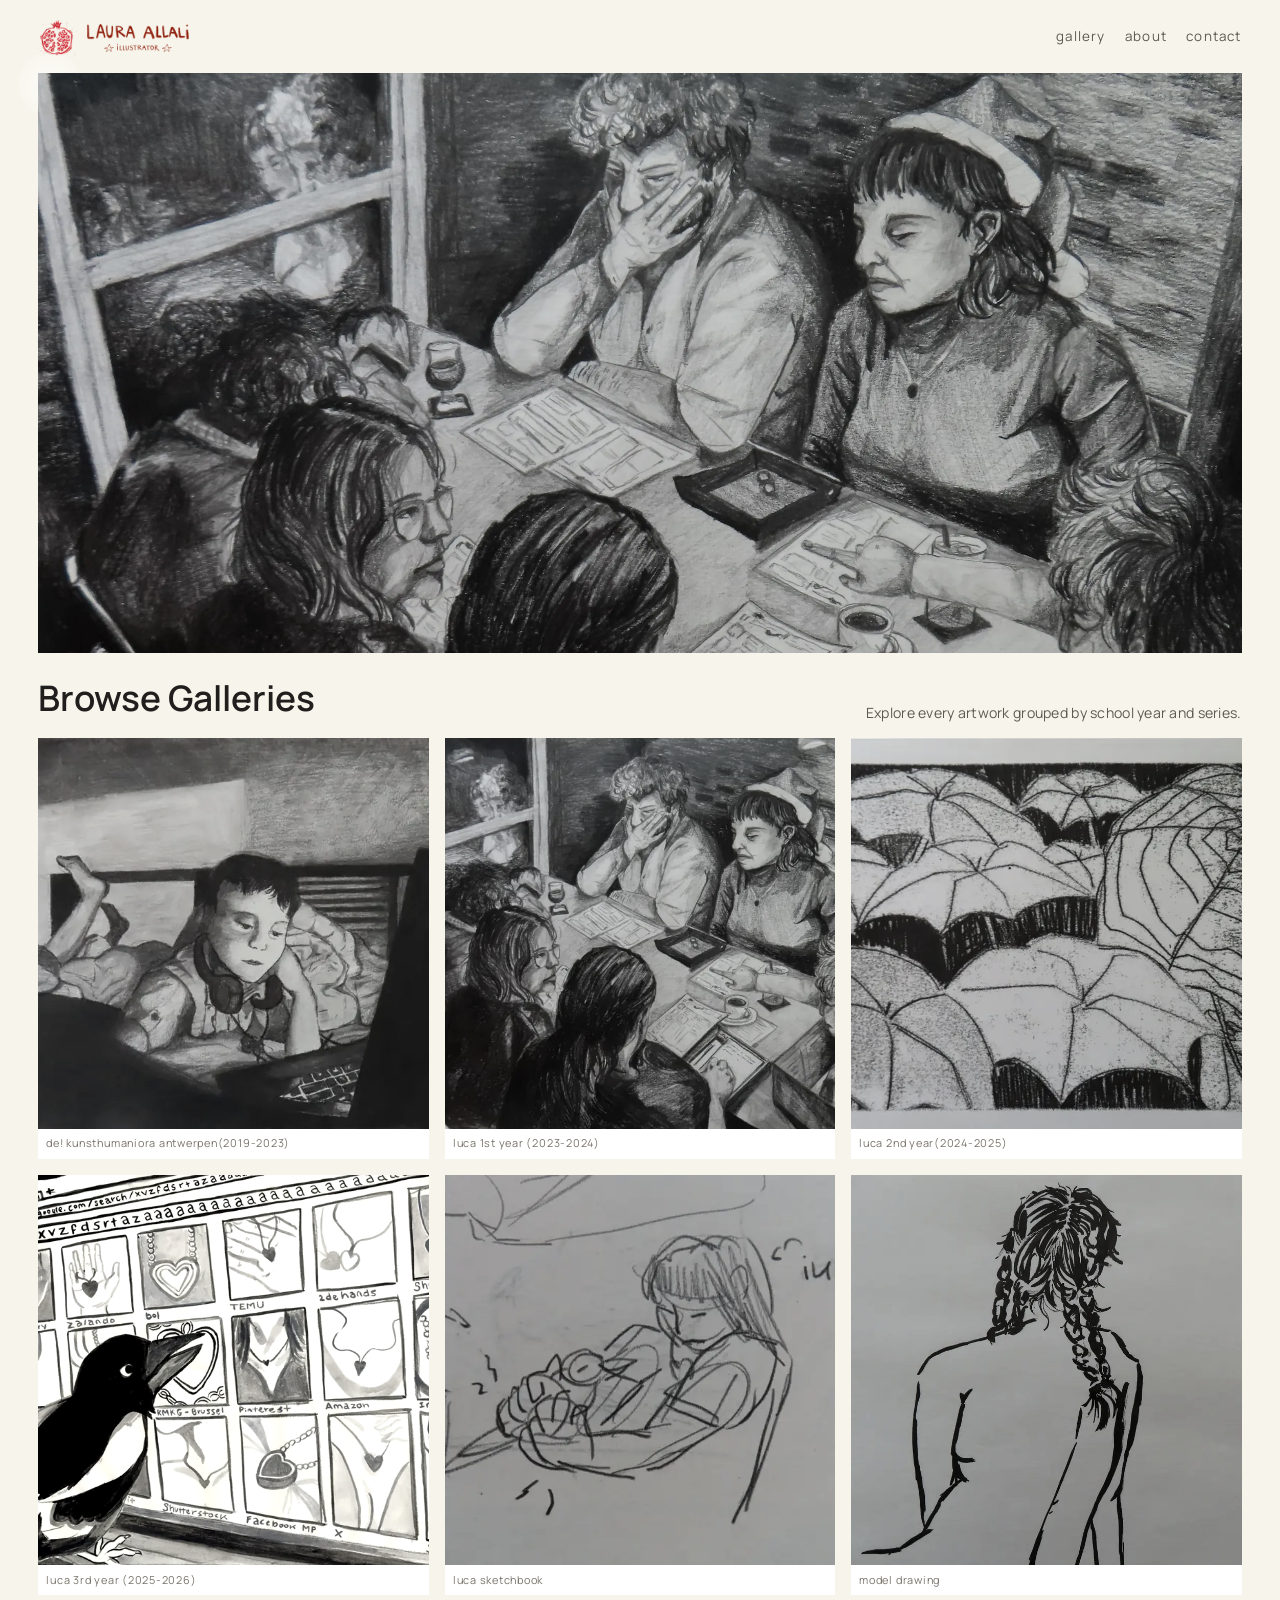
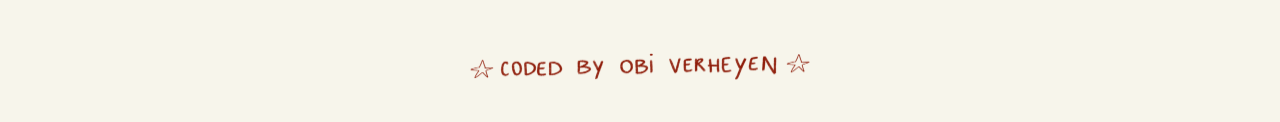
<file: index.html>
<!DOCTYPE html>
<html lang="en">
<head>
  <meta charset="UTF-8" />
  <meta name="viewport" content="width=device-width, initial-scale=1.0" />
  <title>Laura Allali | Illustrator</title>
  <meta name="description" content="Portfolio of Laura Allali, illustrator. Artwork, projects, and contact." />
  <link rel="icon" type="image/png" href="assets/ico.png" />
  <link rel="stylesheet" href="styles.css" />
</head>
<body>
  <div class="grain" aria-hidden="true"></div>
  <header class="site-header" aria-label="Primary navigation">
    <a class="logo" href="index.html" aria-label="Laura Allali home">
      <img class="logo-icon" src="assets/ico-transparent.png" alt="" aria-hidden="true" />
      <img class="logo-image" src="assets/logo.png" alt="Laura Allali illustrator logo" />
    </a>
    <nav>
      <a href="#gallery">Gallery</a>
      <a href="about/index.html">About</a>
      <a href="contact/index.html">Contact</a>
    </nav>
  </header>

  <main>
    <section class="hero" id="home">
      <img src="assets/img/LUCA 1st year (self-portrait series)/Graphite - Colored pencils/IMG_0634.JPG.webp" alt="Featured artwork by Laura Allali" loading="eager" fetchpriority="high" decoding="async" />
    </section>

    <section class="gallery" id="gallery" aria-label="Artwork gallery">
      <div class="gallery-heading">
        <h2>Browse Galleries</h2>
        <p>Explore every artwork grouped by school year and series.</p>
      </div>

      <div class="art-grid">
        <a class="tile gallery-link" href="gallery/De!-Kunsthumaniora-Antwerpen/index.html" aria-label="Open De Kunsthumaniora Antwerpen gallery">
          <img src="assets/img/De! Kunsthumaniora Antwerpen/Graphite - Charcoal/IMG_0689.JPG.thumb.webp" alt="De Kunsthumaniora Antwerpen gallery cover" loading="lazy" decoding="async" />
          <span>De! Kunsthumaniora Antwerpen(2019-2023)</span>
        </a>
        <a class="tile gallery-link" href="gallery/LUCA-1st-year/index.html" aria-label="Open LUCA 1st year self-portrait series gallery">
          <img src="assets/img/LUCA 1st year (self-portrait series)/Graphite - Colored pencils/IMG_0634.JPG.thumb.webp" alt="LUCA 1st year self-portrait series gallery cover" loading="lazy" decoding="async" />
          <span>LUCA 1st year (2023-2024)</span>
        </a>
        <a class="tile gallery-link" href="gallery/LUCA-2nd-year/index.html" aria-label="Open LUCA 2nd year gallery">
          <img src="assets/img/LUCA 2nd year/Monotype/IMG_0683.JPG.thumb.webp" alt="LUCA 2nd year gallery cover" loading="lazy" decoding="async" />
          <span>LUCA 2nd year(2024-2025)</span>
        </a>
        <a class="tile gallery-link" href="gallery/LUCA-3rd-year/index.html" aria-label="Open LUCA 3rd year gallery">
          <img src="assets/img/LUCA 3rd year/Ernesto/img20260429_16032270.thumb.webp" alt="LUCA 3rd year gallery cover" loading="lazy" decoding="async" />
          <span>LUCA 3rd year (2025-2026)</span>
        </a>
        <a class="tile gallery-link" href="gallery/LUCA-Sketchbook/index.html" aria-label="Open LUCA Sketchbook gallery">
          <img src="assets/img/LUCA Sketchbook/ARTEFICTION KMKG Brussel/IMG_0726.thumb.webp" alt="LUCA Sketchbook gallery cover" loading="lazy" decoding="async" />
          <span>LUCA Sketchbook</span>
        </a>
        <a class="tile gallery-link" href="gallery/Model-Drawing/index.html" aria-label="Open model drawing gallery">
          <img src="assets/img/Model drawing/IMG_0668.JPG-cover.thumb.webp" alt="Model drawing gallery cover" loading="lazy" decoding="async" />
          <span>Model drawing</span>
        </a>
      </div>
    </section>
  </main>

  <footer class="site-footer" aria-label="Site footer">
    <img src="assets/footer.png" alt="Laura Allali footer logo" />
  </footer>

  <script src="script.js"></script>
</body>
</html>
</file>
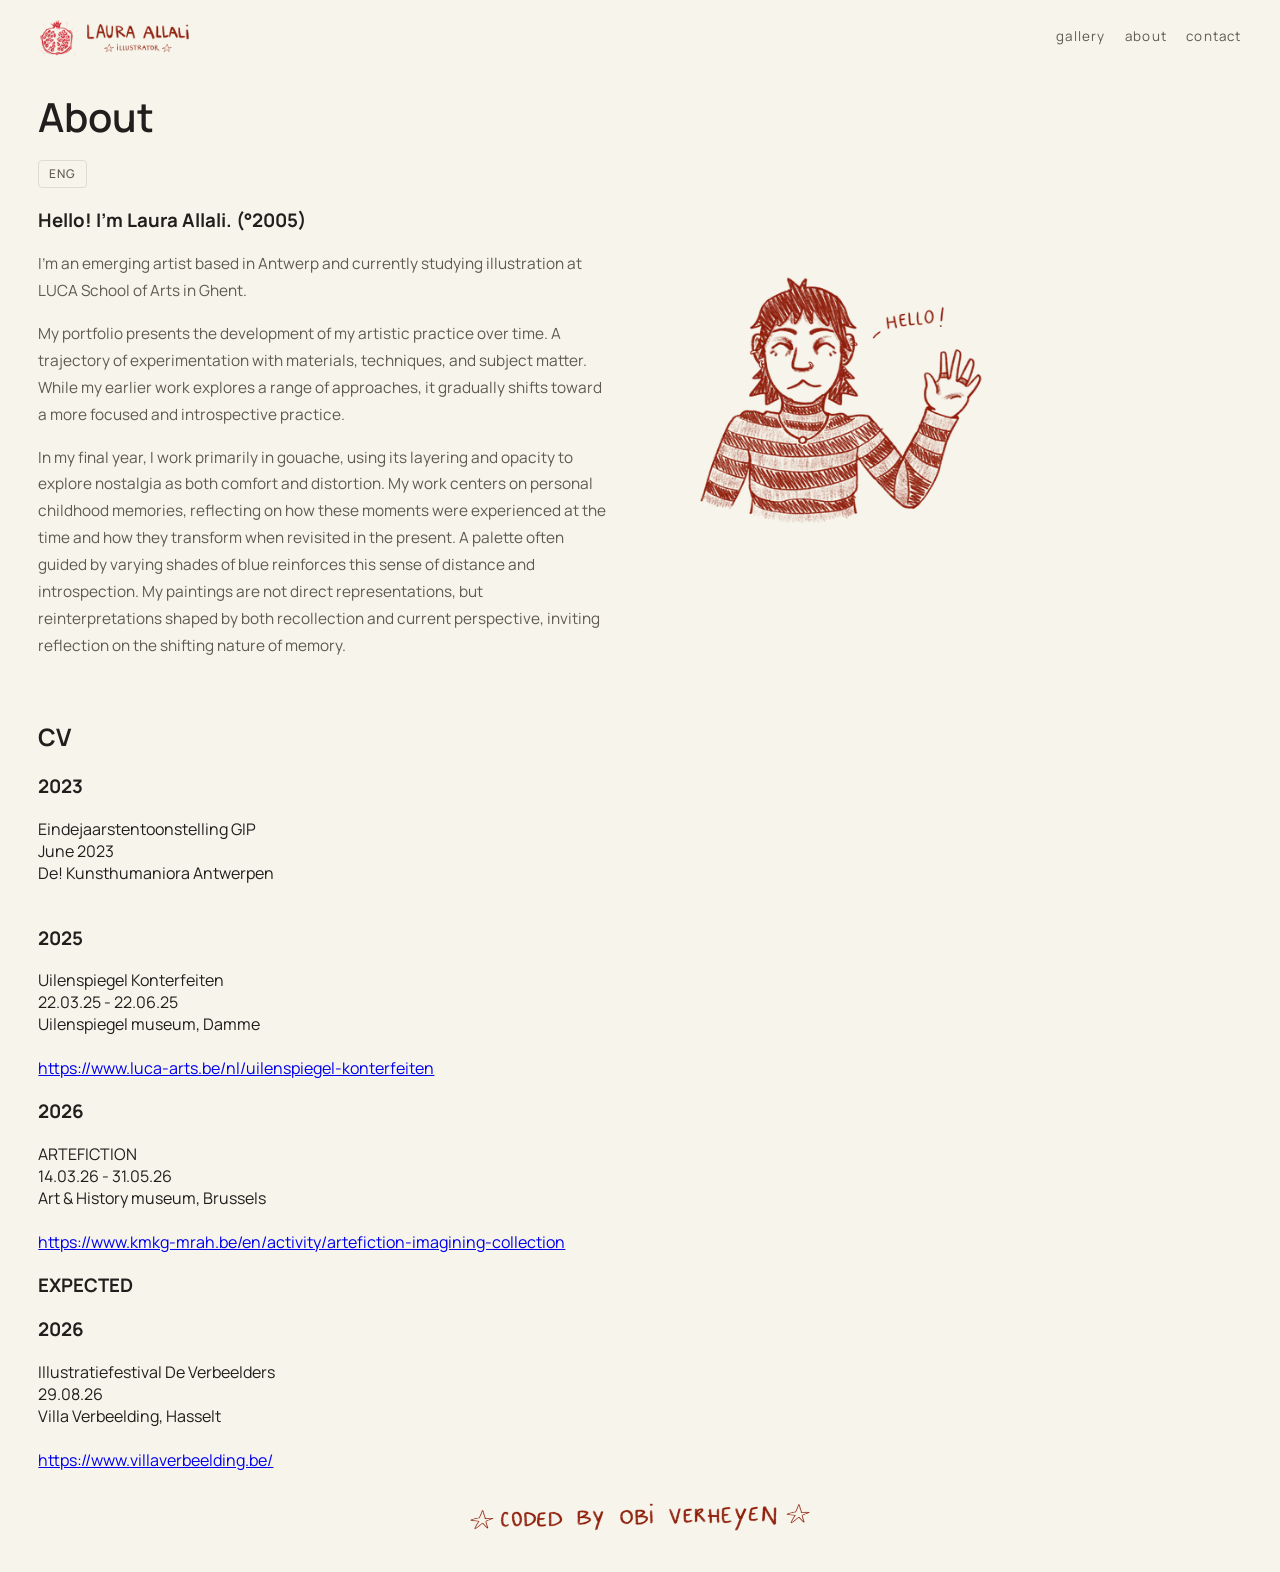
<file: about/index.html>
<!DOCTYPE html>
<html lang="en">

<head>
  <meta charset="UTF-8" />
  <meta name="viewport" content="width=device-width, initial-scale=1.0" />
  <title>About | Laura Allali</title>
  <meta name="description" content="About Laura Allali, illustrator." />
  <link rel="icon" type="image/png" href="../assets/ico.png" />
  <link rel="stylesheet" href="../styles.css" />
</head>

<body>
  <div class="grain" aria-hidden="true"></div>

  <header class="site-header" aria-label="Primary navigation">
    <a class="logo" href="../index.html" aria-label="Laura Allali home">
      <img class="logo-icon" src="../assets/ico-transparent.png" alt="" aria-hidden="true" />
      <img class="logo-image" src="../assets/logo.png" alt="Laura Allali illustrator logo" />
    </a>
    <nav>
      <a href="../index.html#gallery">Gallery</a>
      <a href="index.html">About</a>
      <a href="../contact/index.html">Contact</a>
    </nav>
  </header>

  <main>
    <section class="about-page" aria-label="About Laura Allali">
      <h1>About</h1>
      <button class="language-toggle" id="languageToggle" aria-label="Toggle language" title="Switch language">
        <span class="lang-en" data-lang="en">ENG</span>
        <span class="lang-nl" data-lang="nl" style="display: none;">NL</span>
      </button>
      <div class="about-flex">
        <div class="about-texts">
          <div data-lang="en" class="lang-content">
            <h3>Hello! I'm Laura Allali. (°2005)</h3>
            <p>
              I'm an emerging artist based in Antwerp and currently studying illustration at LUCA School of Arts in
              Ghent.
            </p>
            <p>
              My portfolio presents the development of my artistic practice over time. A trajectory of experimentation
              with materials, techniques, and subject matter. While my earlier work explores a range of approaches, it
              gradually shifts toward a more focused and introspective practice.
            </p>
            <p>
              In my final year, I work primarily in gouache, using its layering and opacity to explore nostalgia as both
              comfort and distortion. My work centers on personal childhood memories, reflecting on how these moments
              were experienced at the time and how they transform when revisited in the present.
              A palette often guided by varying shades of blue reinforces this sense of distance and introspection. My
              paintings are not direct representations, but reinterpretations shaped by both recollection and current
              perspective, inviting reflection on the shifting nature of memory.
            </p>
          </div>

          <!-- Dutch Content -->
          <div data-lang="nl" class="lang-content" style="display: none;">
            <h3>Hallo! Ik ben Laura Allali. (°2005)</h3>
            <p>
              Ik ben een opkomend kunstenaar gevestigd in Antwerpen, en studeer momenteel illustratie aan LUCA School of
              Arts in Gent.
            </p>
            <p>
              Mijn portfolio toont de ontwikkeling van mijn artistieke praktijk doorheen de tijd. Een traject van
              experimentatie met materialen, technieken en onderwerpen. Hoewel mijn vroegere werk een breed scala aan
              benaderingen verkent, verschuift het geleidelijk naar een meer gerichte en introspectieve praktijk.
            </p>
            <p>
              In mijn laatste jaar werk ik voornamelijk met gouache, waarbij ik de gelaagdheid en dekkracht van het
              medium gebruik om nostalgie te verkennen als zowel troost als vervorming. Mijn werk vertrekt vanuit
              persoonlijke jeugdherinneringen en reflecteert op hoe deze momenten destijds werden ervaren en hoe ze
              veranderen wanneer ze in het heden opnieuw worden bekeken.
              Een kleurenpalet dat vaak wordt gestuurd door verschillende tinten blauw versterkt dit gevoel van afstand
              en introspectie.
              Mijn schilderijen zijn geen directe weergaven, maar herinterpretaties gevormd door zowel herinnering als
              een hedendaags perspectief, en nodigen uit tot reflectie over de veranderlijke aard van het geheugen.
            </p>
          </div>
        </div>

        <div class="about-doodle-wrap">
          <img class="about-doodle" src="../assets/img/doodles/doodle-1.webp" alt="doodle-1">
        </div>
      </div>
    </section>

    <section>
      <h1>CV</h1>

      <h3>2023</h3>
      <p>
        Eindejaarstentoonstelling GIP <br />
        June 2023 <br />
        De! Kunsthumaniora Antwerpen <br /> <br>
      </p>

      <h3>2025</h3>
      <p>
        Uilenspiegel Konterfeiten <br />
        22.03.25 - 22.06.25 <br />
        Uilenspiegel museum, Damme <br /> <br>

        <a href="https://www.luca-arts.be/nl/uilenspiegel-konterfeiten" target="_blank"
          rel="noopener noreferrer">https://www.luca-arts.be/nl/uilenspiegel-konterfeiten</a> <br>
      </p>

      <h3>2026</h3>
      <p>
        ARTEFICTION <br />
        14.03.26 - 31.05.26 <br />
        Art & History museum, Brussels <br /> <br>

        <a href="https://www.kmkg-mrah.be/en/activity/artefiction-imagining-collection" target="_blank"
          rel="noopener noreferrer">https://www.kmkg-mrah.be/en/activity/artefiction-imagining-collection</a> <br>
      </p>

      <h3>EXPECTED</h3>
      <h3>2026</h3>
      <p>
        Illustratiefestival De Verbeelders <br />
        29.08.26 <br />
        Villa Verbeelding, Hasselt <br /> <br>

        <a href="https://www.villaverbeelding.be/" target="_blank"
          rel="noopener noreferrer">https://www.villaverbeelding.be/</a> <br>
      </p>
    </section>
  </main>

  <footer class="site-footer" aria-label="Site footer">
    <img src="../assets/footer.png" alt="Laura Allali footer logo" />
  </footer>

  <script src="../script.js"></script>

  <script>
    // Language toggle functionality
    const languageToggle = document.getElementById('languageToggle');
    const langContents = document.querySelectorAll('[data-lang]');

    // Initialize language from localStorage or default to English
    let currentLang = localStorage.getItem('preferred-language') || 'en';
    updateLanguage(currentLang);

    languageToggle.addEventListener('click', () => {
      currentLang = currentLang === 'en' ? 'nl' : 'en';
      localStorage.setItem('preferred-language', currentLang);
      updateLanguage(currentLang);
    });

    function updateLanguage(lang) {
      document.querySelectorAll('.lang-content').forEach(content => {
        content.style.display = content.getAttribute('data-lang') === lang ? 'block' : 'none';
      });

      document.querySelector('.lang-en').style.display = lang === 'en' ? 'inline' : 'none';
      document.querySelector('.lang-nl').style.display = lang === 'nl' ? 'inline' : 'none';

      document.documentElement.lang = lang;
    }
  </script>
</body>

</html>
</file>
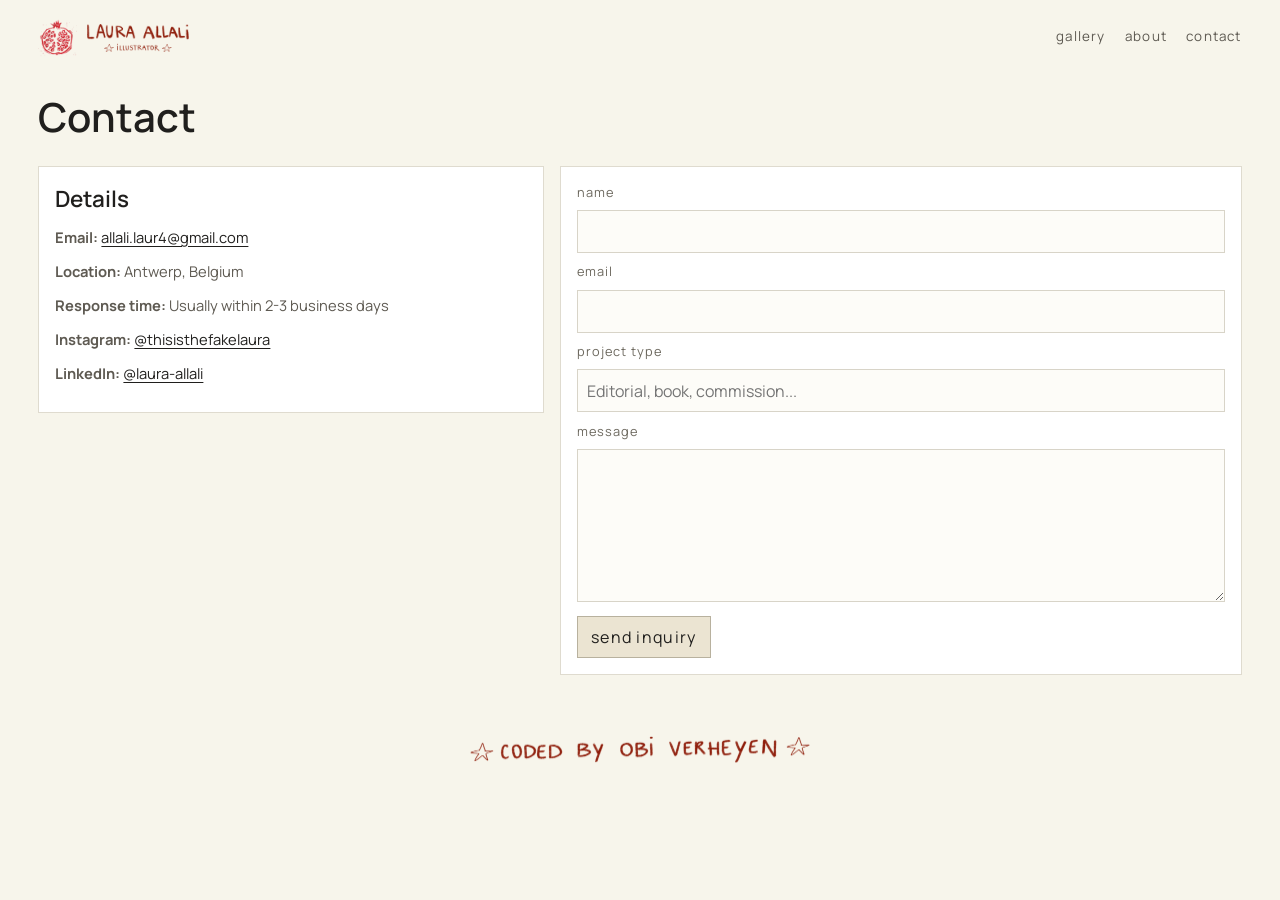
<file: contact/index.html>
<!DOCTYPE html>
<html lang="en">
<head>
  <meta charset="UTF-8" />
  <meta name="viewport" content="width=device-width, initial-scale=1.0" />
  <title>Contact | Laura Allali</title>
  <meta name="description" content="Contact Laura Allali for illustration commissions, collaborations, and inquiries." />
  <link rel="icon" type="image/png" href="../assets/ico.png" />
  <link rel="stylesheet" href="../styles.css" />
</head>
<body>
  <div class="grain" aria-hidden="true"></div>

  <header class="site-header" aria-label="Primary navigation">
    <a class="logo" href="../index.html" aria-label="Laura Allali home">
      <img class="logo-icon" src="../assets/ico-transparent.png" alt="" aria-hidden="true" />
      <img class="logo-image" src="../assets/logo.png" alt="Laura Allali illustrator logo" />
    </a>
    <nav>
      <a href="../index.html#gallery">Gallery</a>
      <a href="../about/index.html">About</a>
      <a href="index.html">Contact</a>
    </nav>
  </header>

  <main>
    <section class="contact-page" aria-label="Contact Laura Allali">
      <div class="contact-intro">
        <h1>Contact</h1>
      </div>

      <div class="contact-layout">
        <article class="contact-card" aria-label="Direct contact details">
          <h2>Details</h2>
          <p><strong>Email:</strong> <a href="mailto:allali.laur4@gmail.com">allali.laur4@gmail.com</a></p>
          <p><strong>Location:</strong> Antwerp, Belgium</p>
          <p><strong>Response time:</strong> Usually within 2-3 business days</p>
          <p><strong>Instagram:</strong> <a href="https://www.instagram.com/thisisthefakelaura/" target="_blank" rel="noopener noreferrer">@thisisthefakelaura</a></p>
          <p><strong>LinkedIn:</strong> <a href="https://www.linkedin.com/in/laura-allali-87b96a364/" target="_blank" rel="noopener noreferrer">@laura-allali</a></p>
        </article>

        <form class="contact-form" action="#" method="post" aria-label="Contact form">
          <label for="name">Name</label>
          <input id="name" name="name" type="text" autocomplete="name" required />

          <label for="email">Email</label>
          <input id="email" name="email" type="email" autocomplete="email" required />

          <label for="project">Project Type</label>
          <input id="project" name="project" type="text" placeholder="Editorial, book, commission..." />

          <label for="message">Message</label>
          <textarea id="message" name="message" rows="6" required></textarea>

          <button type="submit">Send Inquiry</button>
        </form>
      </div>
    </section>
  </main>

  <footer class="site-footer" aria-label="Site footer">
    <img src="../assets/footer.png" alt="Laura Allali footer logo" />
  </footer>

  <script src="../script.js"></script>
</body>
</html>
</file>
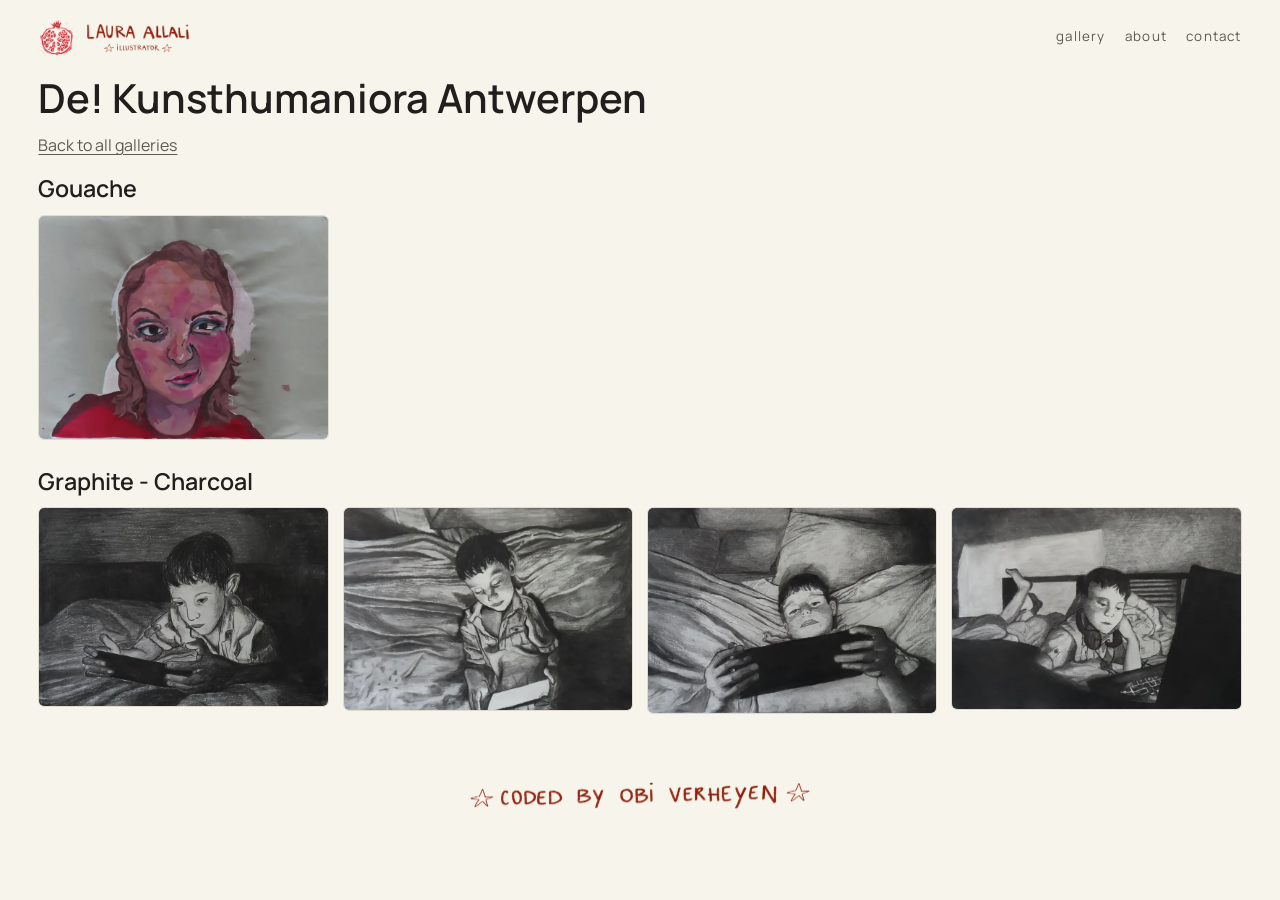
<file: gallery/De!-Kunsthumaniora-Antwerpen/index.html>
<!DOCTYPE html>
<html lang="en">
<head>
  <meta charset="UTF-8" />
  <meta name="viewport" content="width=device-width, initial-scale=1.0" />
  <title>De! Kunsthumaniora Antwerpen | Laura Allali</title>
  <meta name="description" content="De! Kunsthumaniora Antwerpen works by Laura Allali." />
  <link rel="icon" type="image/png" href="../../assets/ico.png" />
  <link rel="stylesheet" href="../../styles.css" />
  <link rel="stylesheet" href="../../vendor/baguettebox/baguetteBox.min.css" crossorigin="anonymous" referrerpolicy="no-referrer" />
</head>
<body>
  <div class="grain" aria-hidden="true"></div>

  <header class="site-header" aria-label="Primary navigation">
    <a class="logo" href="../../index.html" aria-label="Laura Allali home">
      <img class="logo-icon" src="../../assets/ico-transparent.png" alt="" aria-hidden="true" />
      <img class="logo-image" src="../../assets/logo.png" alt="Laura Allali illustrator logo" />
    </a>
    <nav>
      <a href="../../index.html#gallery">Gallery</a>
      <a href="../../about/index.html">About</a>
      <a href="../../contact/index.html">Contact</a>
    </nav>
  </header>

  <main>
    <section class="category-page" aria-label="De Kunsthumaniora Antwerpen gallery images">
      <h1>De! Kunsthumaniora Antwerpen</h1>
      <a class="back-link" href="../../index.html#gallery">Back to all galleries</a>

      <section class="subcategory-block" aria-label="Gouache artworks">
        <h2 class="subcategory-title">Gouache</h2>
        <div class="category-grid">
          <figure class="tile">
            <img src="../../assets/img/De! Kunsthumaniora Antwerpen/Gouache/IMG_0612.thumb.webp" data-full-src="../../assets/img/De! Kunsthumaniora Antwerpen/Gouache/IMG_0612.webp" alt="De Kunsthumaniora Antwerpen gouache artwork" loading="lazy" decoding="async" />
          </figure>
        </div>
      </section>

      <section class="subcategory-block" aria-label="Graphite and charcoal artworks">
        <h2 class="subcategory-title">Graphite - Charcoal</h2>
        <div class="category-grid">
          <figure class="tile">
            <img src="../../assets/img/De! Kunsthumaniora Antwerpen/Graphite - Charcoal/IMG_0686.thumb.webp" data-full-src="../../assets/img/De! Kunsthumaniora Antwerpen/Graphite - Charcoal/IMG_0686.webp" alt="De Kunsthumaniora Antwerpen graphite and charcoal artwork 1" loading="lazy" decoding="async" />
          </figure>
          <figure class="tile">
            <img src="../../assets/img/De! Kunsthumaniora Antwerpen/Graphite - Charcoal/IMG_0687.thumb.webp" data-full-src="../../assets/img/De! Kunsthumaniora Antwerpen/Graphite - Charcoal/IMG_0687.webp" alt="De Kunsthumaniora Antwerpen graphite and charcoal artwork 2" loading="lazy" decoding="async" />
          </figure>
          <figure class="tile">
            <img src="../../assets/img/De! Kunsthumaniora Antwerpen/Graphite - Charcoal/IMG_0688.thumb.webp" data-full-src="../../assets/img/De! Kunsthumaniora Antwerpen/Graphite - Charcoal/IMG_0688.webp" alt="De Kunsthumaniora Antwerpen graphite and charcoal artwork 3" loading="lazy" decoding="async" />
          </figure>
          <figure class="tile">
            <img src="../../assets/img/De! Kunsthumaniora Antwerpen/Graphite - Charcoal/IMG_0689.JPG.thumb.webp" data-full-src="../../assets/img/De! Kunsthumaniora Antwerpen/Graphite - Charcoal/IMG_0689.JPG.webp" alt="De Kunsthumaniora Antwerpen graphite and charcoal artwork 4" loading="lazy" decoding="async" />
          </figure>
        </div>
      </section>
    </section>
  </main>

  <footer class="site-footer" aria-label="Site footer">
    <img src="../../assets/footer.png" alt="Laura Allali footer logo" />
  </footer>

  <script src="../../vendor/baguettebox/baguetteBox.min.js" crossorigin="anonymous" referrerpolicy="no-referrer"></script>
  <script src="../../script.js"></script>
</body>
</html>
</file>
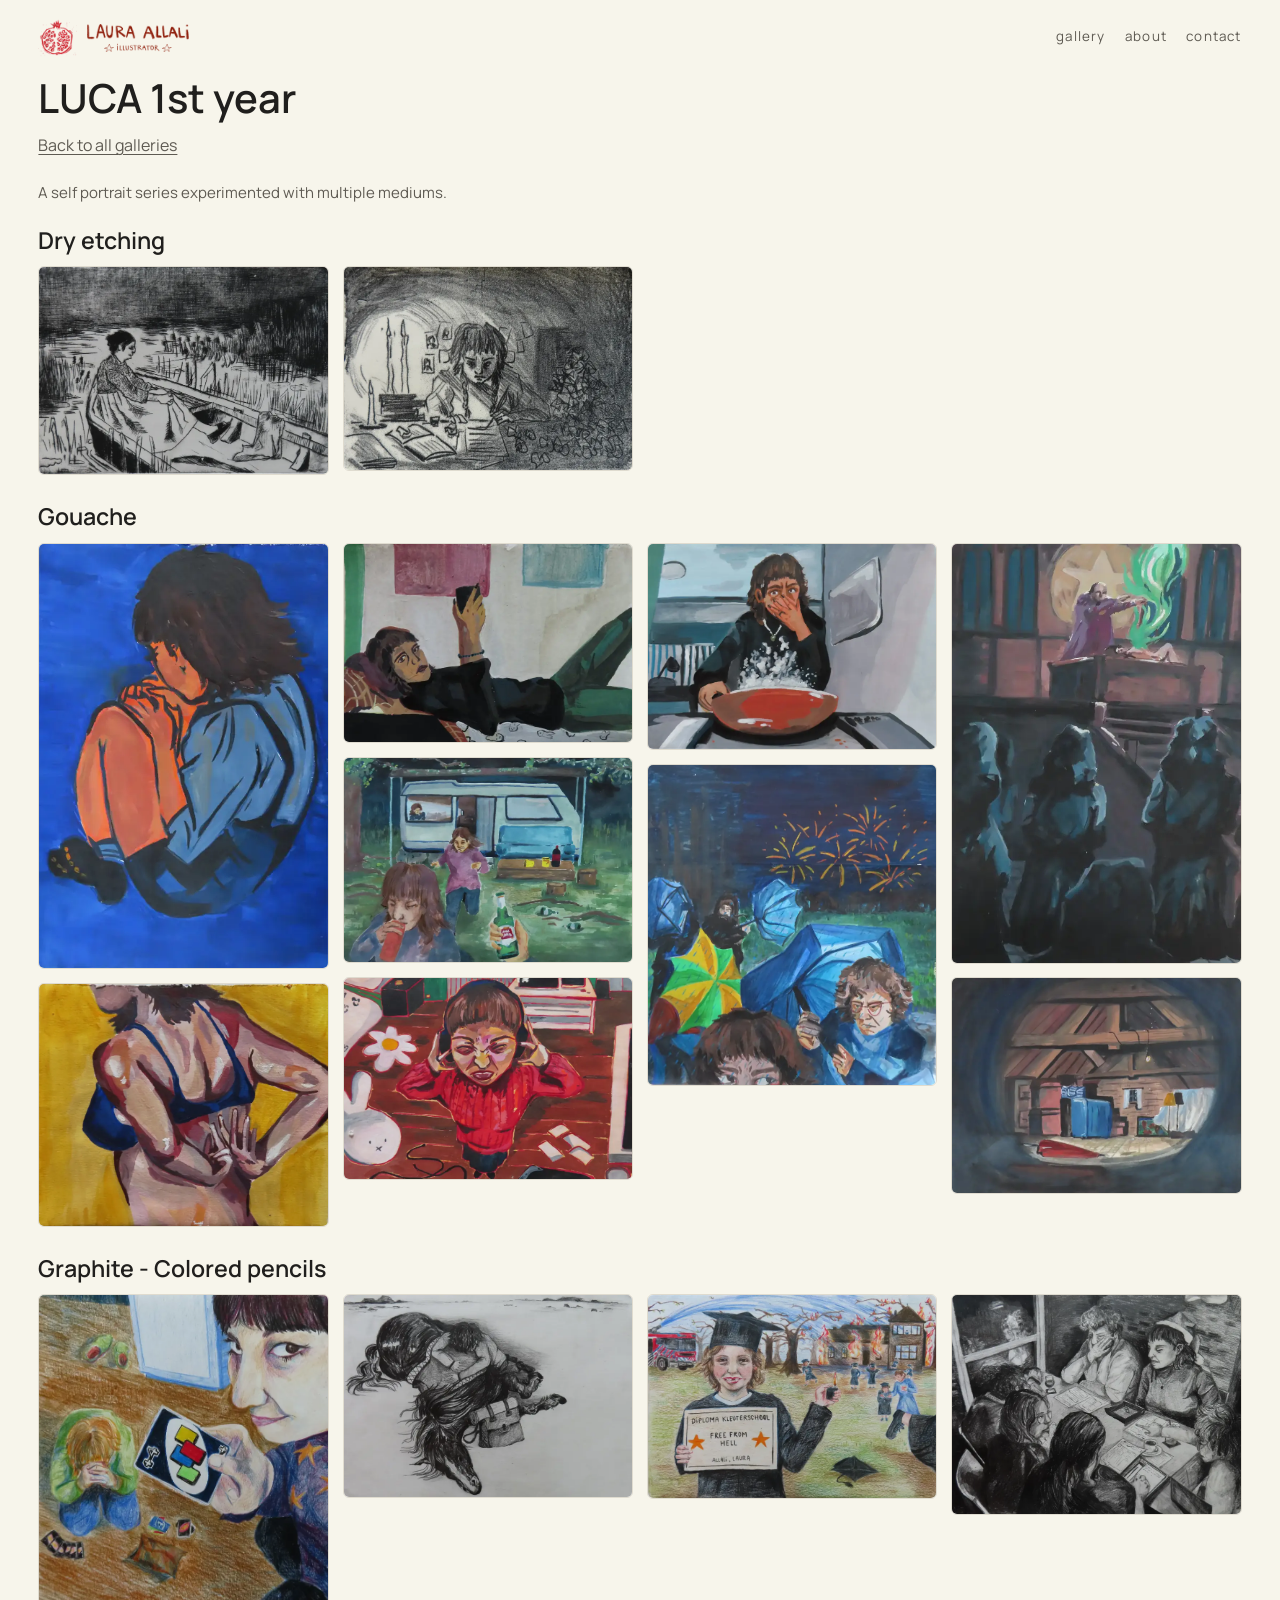
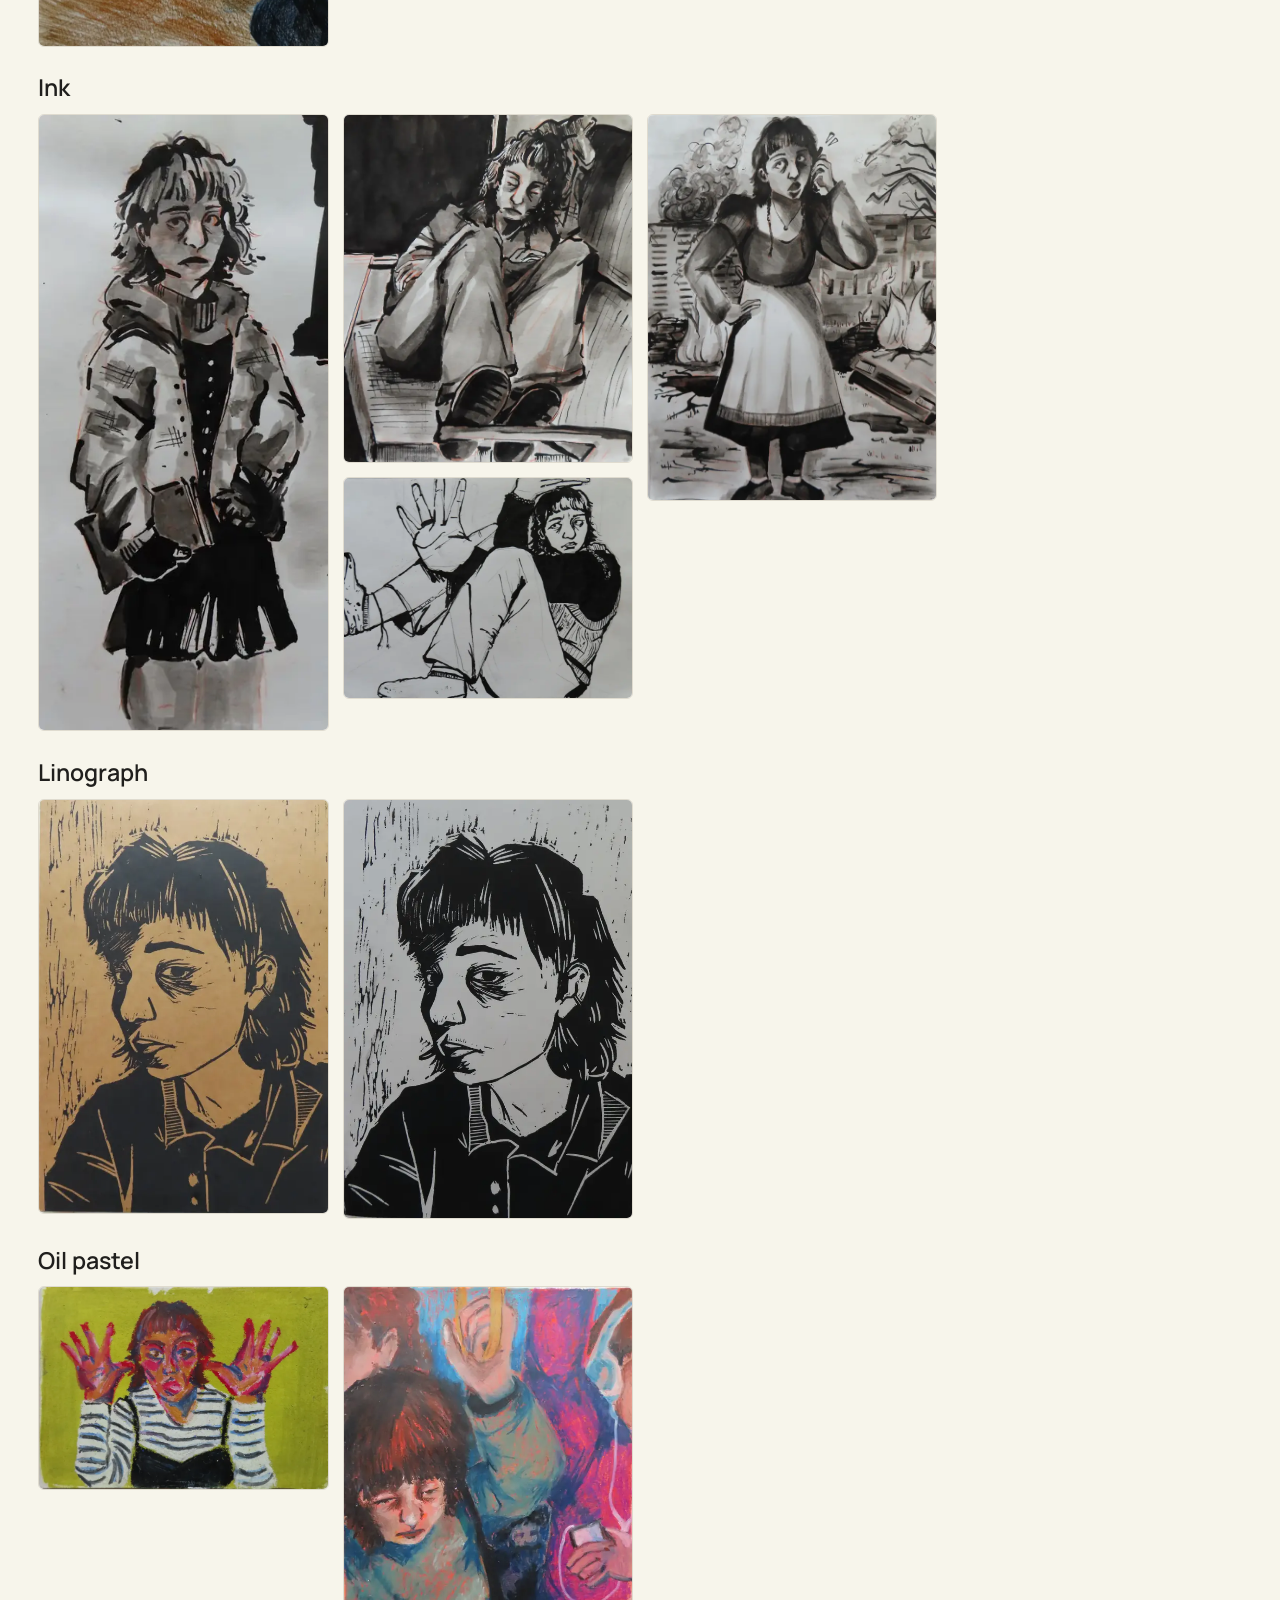
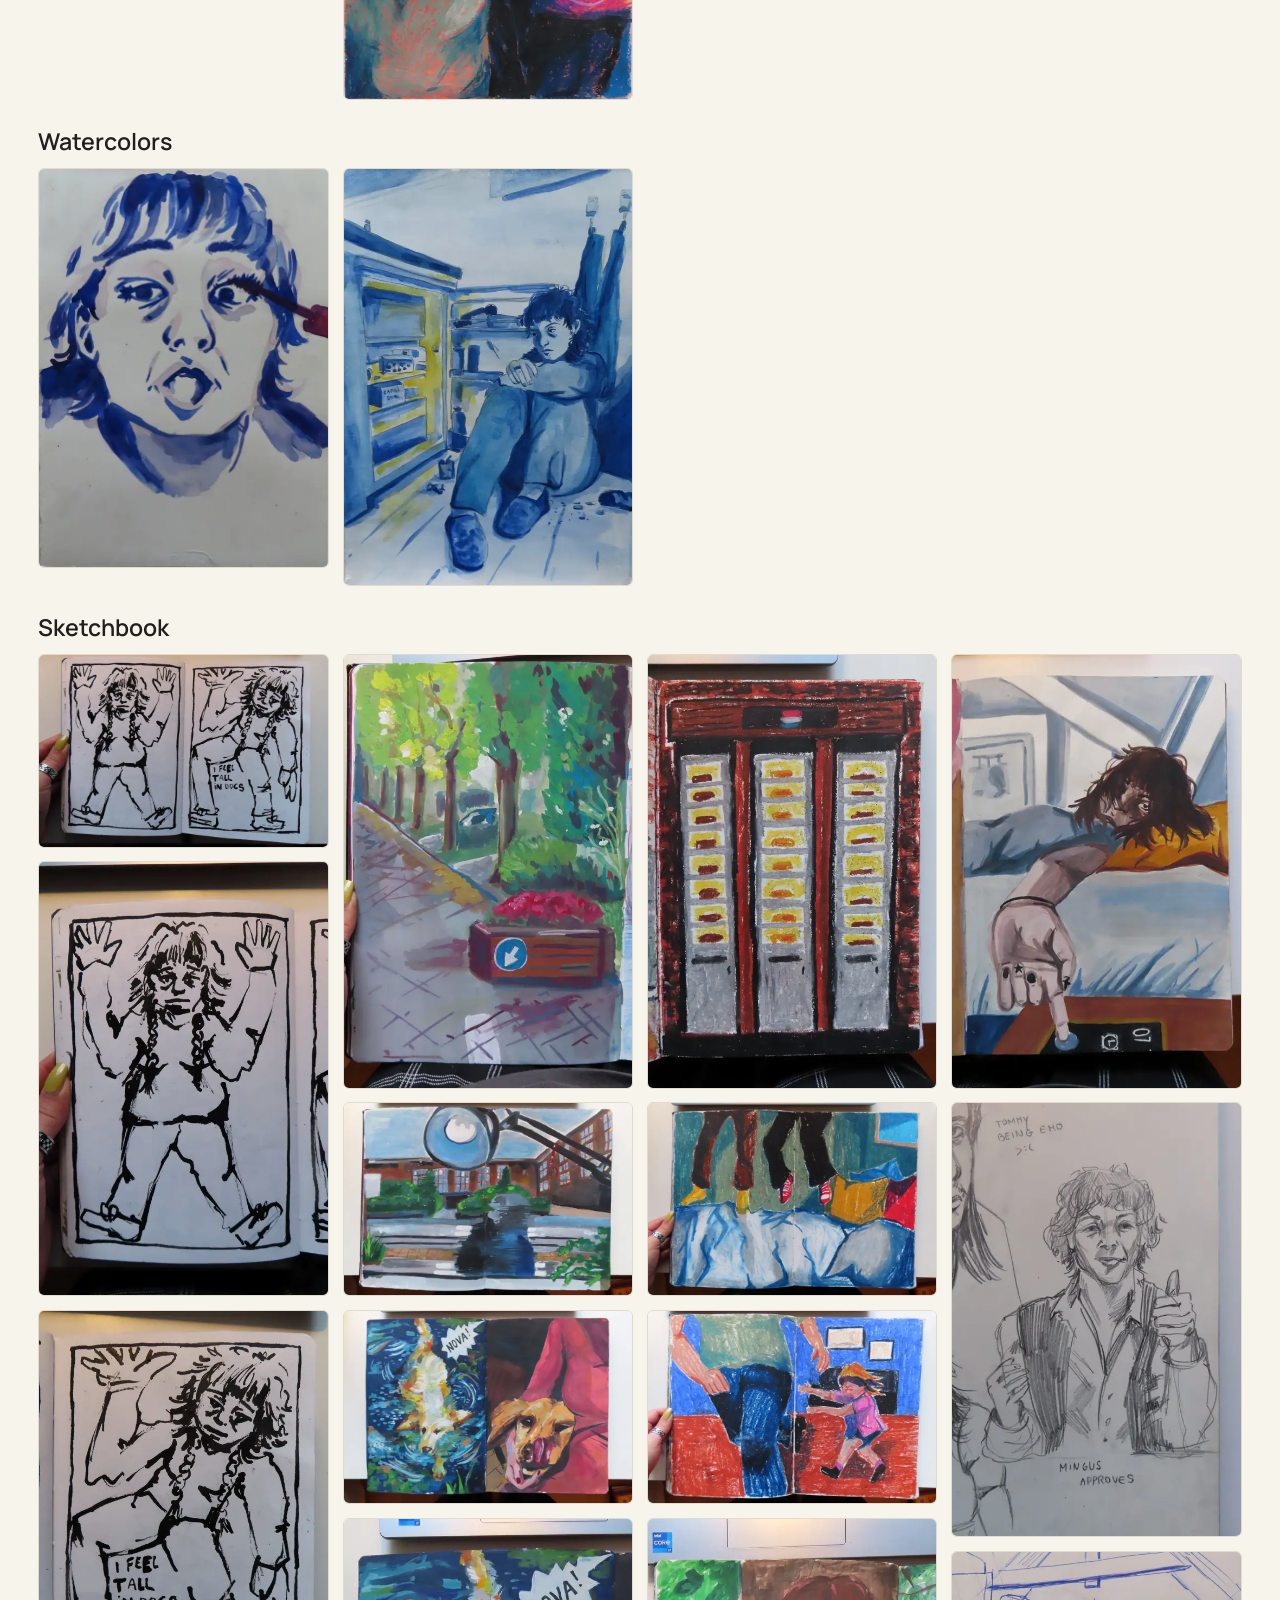
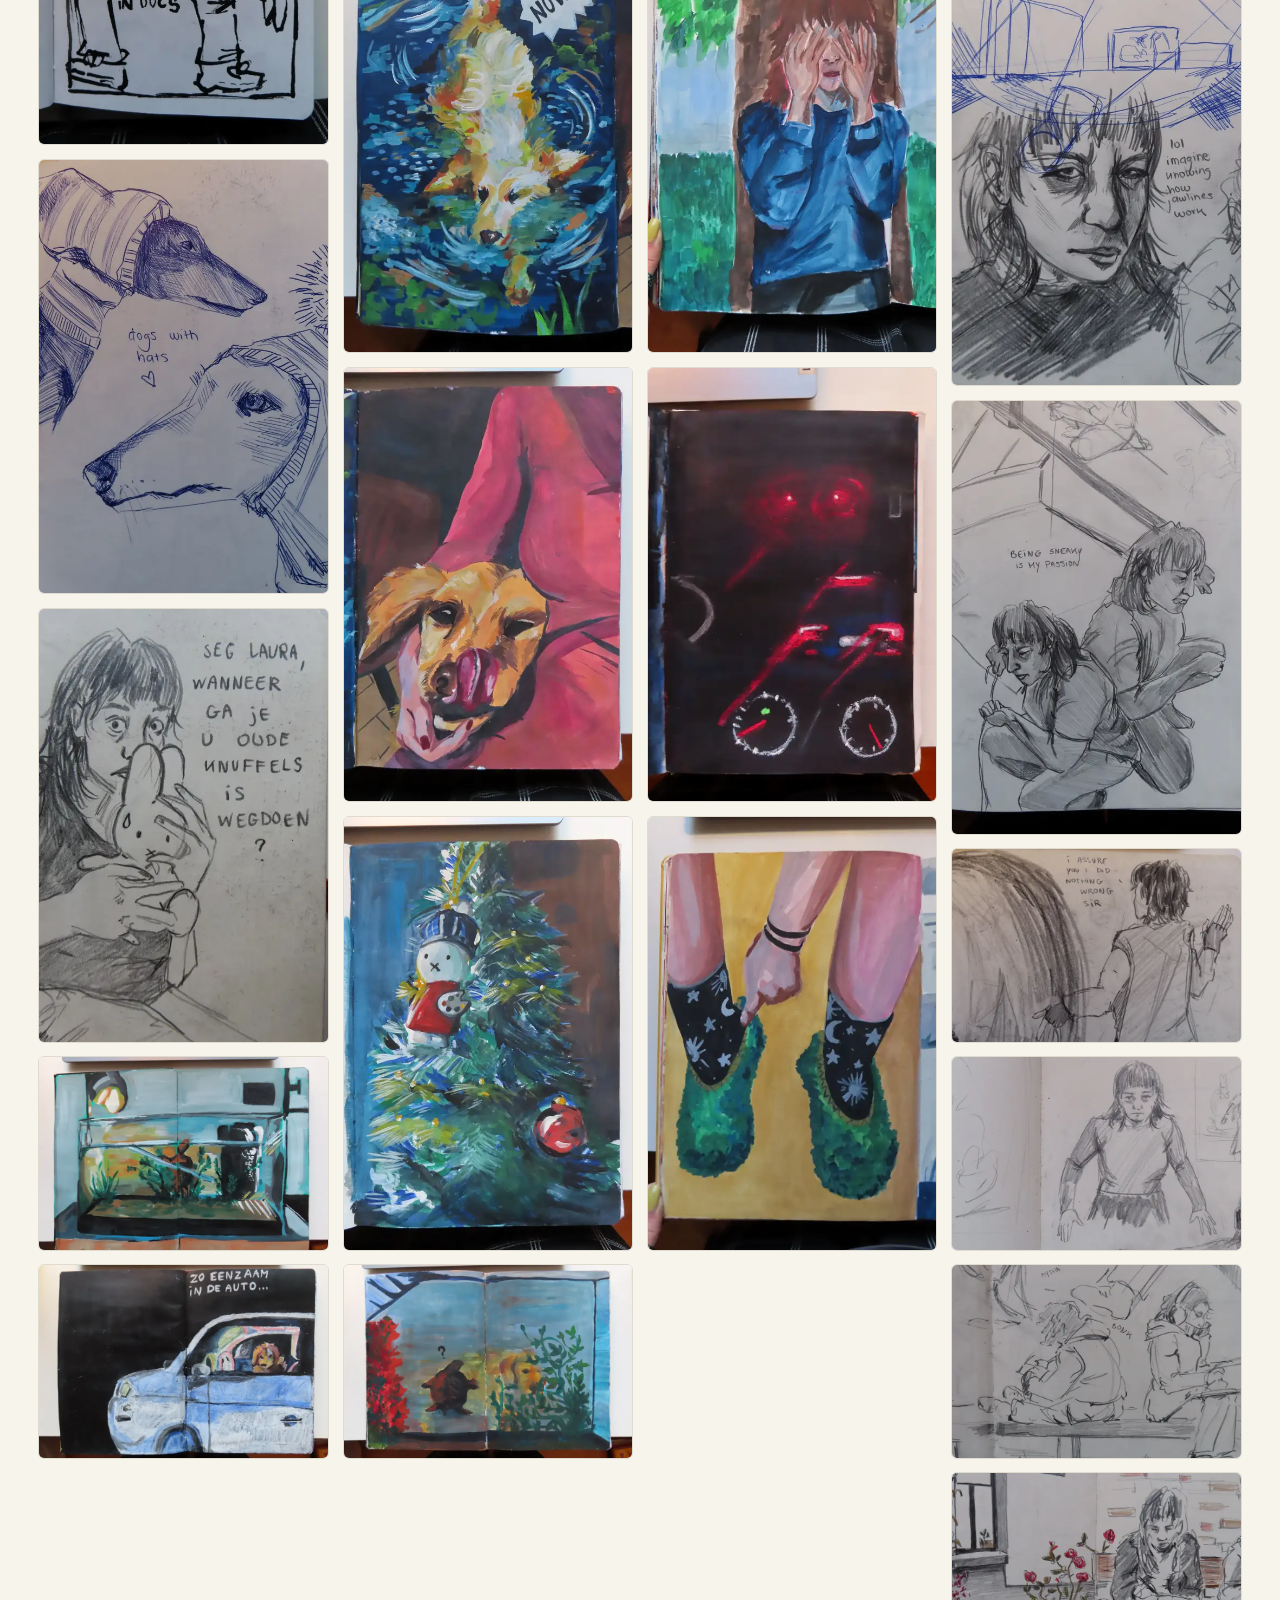
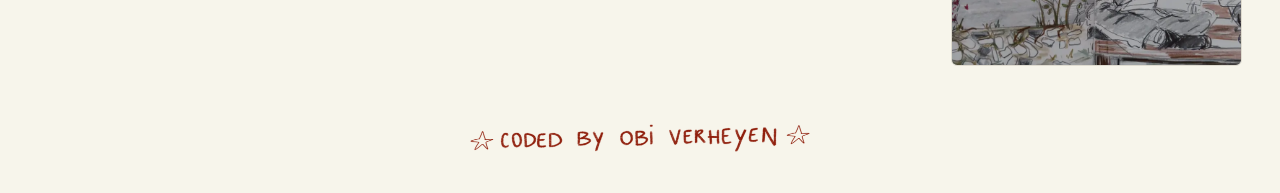
<file: gallery/LUCA-1st-year/index.html>
<!DOCTYPE html>
<html lang="en">
<head>
  <meta charset="UTF-8" />
  <meta name="viewport" content="width=device-width, initial-scale=1.0" />
  <title>LUCA 1st year (2023-2024) | Laura Allali</title>
  <meta name="description" content="LUCA 1st year self-portrait series by Laura Allali." />
  <link rel="icon" type="image/png" href="../../assets/ico.png" />
  <link rel="stylesheet" href="../../styles.css" />
  <link rel="stylesheet" href="../../vendor/baguettebox/baguetteBox.min.css" crossorigin="anonymous" referrerpolicy="no-referrer" />
</head>
<body>
  <div class="grain" aria-hidden="true"></div>

  <header class="site-header" aria-label="Primary navigation">
    <a class="logo" href="../../index.html" aria-label="Laura Allali home">
      <img class="logo-icon" src="../../assets/ico-transparent.png" alt="" aria-hidden="true" />
      <img class="logo-image" src="../../assets/logo.png" alt="Laura Allali illustrator logo" />
    </a>
    <nav>
      <a href="../../index.html#gallery">Gallery</a>
      <a href="../../about/index.html">About</a>
      <a href="../../contact/index.html">Contact</a>
    </nav>
  </header>

  <main>
    <section class="category-page" aria-label="LUCA 1st year self-portrait series gallery images">
      <h1>LUCA 1st year</h1>
      <a class="back-link" href="../../index.html#gallery">Back to all galleries</a>
      <p class="category-intro">A self portrait series experimented with multiple mediums.</p>

      <section class="subcategory-block" aria-label="Dry etching artworks">
        <h2 class="subcategory-title">Dry etching</h2>
        <div class="category-grid">
          <figure class="tile"><img src="../../assets/img/LUCA 1st year (self-portrait series)/Dry etching/IMG_0615.JPG.thumb.webp" data-full-src="../../assets/img/LUCA 1st year (self-portrait series)/Dry etching/IMG_0615.JPG.webp" alt="LUCA 1st year dry etching artwork 1" loading="lazy" decoding="async" /></figure>
          <figure class="tile"><img src="../../assets/img/LUCA 1st year (self-portrait series)/Dry etching/IMG_0617.JPG.thumb.webp" data-full-src="../../assets/img/LUCA 1st year (self-portrait series)/Dry etching/IMG_0617.JPG.webp" alt="LUCA 1st year dry etching artwork 2" loading="lazy" decoding="async" /></figure>
        </div>
      </section>

      <section class="subcategory-block" aria-label="Gouache artworks">
        <h2 class="subcategory-title">Gouache</h2>
        <div class="category-grid">
          <figure class="tile"><img src="../../assets/img/LUCA 1st year (self-portrait series)/Gouache/IMG_0621.JPG.thumb.webp" data-full-src="../../assets/img/LUCA 1st year (self-portrait series)/Gouache/IMG_0621.JPG.webp" alt="LUCA 1st year gouache artwork 1" loading="lazy" decoding="async" /></figure>
          <figure class="tile"><img src="../../assets/img/LUCA 1st year (self-portrait series)/Gouache/IMG_0622.JPG.thumb.webp" data-full-src="../../assets/img/LUCA 1st year (self-portrait series)/Gouache/IMG_0622.JPG.webp" alt="LUCA 1st year gouache artwork 2" loading="lazy" decoding="async" /></figure>
          <figure class="tile"><img src="../../assets/img/LUCA 1st year (self-portrait series)/Gouache/IMG_0625.JPG.thumb.webp" data-full-src="../../assets/img/LUCA 1st year (self-portrait series)/Gouache/IMG_0625.JPG.webp" alt="LUCA 1st year gouache artwork 3" loading="lazy" decoding="async" /></figure>
          <figure class="tile"><img src="../../assets/img/LUCA 1st year (self-portrait series)/Gouache/IMG_0626.JPG.thumb.webp" data-full-src="../../assets/img/LUCA 1st year (self-portrait series)/Gouache/IMG_0626.JPG.webp" alt="LUCA 1st year gouache artwork 4" loading="lazy" decoding="async" /></figure>
          <figure class="tile"><img src="../../assets/img/LUCA 1st year (self-portrait series)/Gouache/IMG_0629.JPG.thumb.webp" data-full-src="../../assets/img/LUCA 1st year (self-portrait series)/Gouache/IMG_0629.JPG.webp" alt="LUCA 1st year gouache artwork 5" loading="lazy" decoding="async" /></figure>
          <figure class="tile"><img src="../../assets/img/LUCA 1st year (self-portrait series)/Gouache/IMG_0633.JPG.thumb.webp" data-full-src="../../assets/img/LUCA 1st year (self-portrait series)/Gouache/IMG_0633.JPG.webp" alt="LUCA 1st year gouache artwork 6" loading="lazy" decoding="async" /></figure>
          <figure class="tile"><img src="../../assets/img/LUCA 1st year (self-portrait series)/Gouache/IMG_0644.JPG.thumb.webp" data-full-src="../../assets/img/LUCA 1st year (self-portrait series)/Gouache/IMG_0644.JPG.webp" alt="LUCA 1st year gouache artwork 7" loading="lazy" decoding="async" /></figure>
          <figure class="tile"><img src="../../assets/img/LUCA 1st year (self-portrait series)/Gouache/IMG_0649.JPG.thumb.webp" data-full-src="../../assets/img/LUCA 1st year (self-portrait series)/Gouache/IMG_0649.JPG.webp" alt="LUCA 1st year gouache artwork 8" loading="lazy" decoding="async" /></figure>
          <figure class="tile"><img src="../../assets/img/LUCA 1st year (self-portrait series)/Gouache/IMG_0650.JPG.thumb.webp" data-full-src="../../assets/img/LUCA 1st year (self-portrait series)/Gouache/IMG_0650.JPG.webp" alt="LUCA 1st year gouache artwork 10" loading="lazy" decoding="async" /></figure>
        </div>
      </section>

      <section class="subcategory-block" aria-label="Graphite and colored pencils artworks">
        <h2 class="subcategory-title">Graphite - Colored pencils</h2>
        <div class="category-grid">
          <figure class="tile"><img src="../../assets/img/LUCA 1st year (self-portrait series)/Graphite - Colored pencils/IMG_0632.JPG.thumb.webp" data-full-src="../../assets/img/LUCA 1st year (self-portrait series)/Graphite - Colored pencils/IMG_0632.JPG.webp" alt="LUCA 1st year graphite and colored pencils artwork 1" loading="lazy" decoding="async" /></figure>
          <figure class="tile"><img src="../../assets/img/LUCA 1st year (self-portrait series)/Graphite - Colored pencils/IMG_0627.JPG.thumb.webp" data-full-src="../../assets/img/LUCA 1st year (self-portrait series)/Graphite - Colored pencils/IMG_0627.JPG.webp" alt="LUCA 1st year graphite and colored pencils artwork 2" loading="lazy" decoding="async" /></figure>
          <figure class="tile"><img src="../../assets/img/LUCA 1st year (self-portrait series)/Graphite - Colored pencils/IMG_0628.JPG.thumb.webp" data-full-src="../../assets/img/LUCA 1st year (self-portrait series)/Graphite - Colored pencils/IMG_0628.JPG.webp" alt="LUCA 1st year graphite and colored pencils artwork 3" loading="lazy" decoding="async" /></figure>
          <figure class="tile"><img src="../../assets/img/LUCA 1st year (self-portrait series)/Graphite - Colored pencils/IMG_0634.JPG.thumb.webp" data-full-src="../../assets/img/LUCA 1st year (self-portrait series)/Graphite - Colored pencils/IMG_0634.JPG.webp" alt="LUCA 1st year graphite and colored pencils artwork 4" loading="lazy" decoding="async" /></figure>
        </div>
      </section>

      <section class="subcategory-block" aria-label="Ink artworks">
        <h2 class="subcategory-title">Ink</h2>
        <div class="category-grid">
          <figure class="tile"><img src="../../assets/img/LUCA 1st year (self-portrait series)/Ink/IMG_0623.JPG.thumb.webp" data-full-src="../../assets/img/LUCA 1st year (self-portrait series)/Ink/IMG_0623.JPG.webp" alt="LUCA 1st year ink artwork 1" loading="lazy" decoding="async" /></figure>
          <figure class="tile"><img src="../../assets/img/LUCA 1st year (self-portrait series)/Ink/IMG_0641.JPG.thumb.webp" data-full-src="../../assets/img/LUCA 1st year (self-portrait series)/Ink/IMG_0641.JPG.webp" alt="LUCA 1st year ink artwork 2" loading="lazy" decoding="async" /></figure>
          <figure class="tile"><img src="../../assets/img/LUCA 1st year (self-portrait series)/Ink/IMG_0642.JPG.thumb.webp" data-full-src="../../assets/img/LUCA 1st year (self-portrait series)/Ink/IMG_0642.JPG.webp" alt="LUCA 1st year ink artwork 3" loading="lazy" decoding="async" /></figure>
          <figure class="tile"><img src="../../assets/img/LUCA 1st year (self-portrait series)/Ink/IMG_0643.JPG.thumb.webp" data-full-src="../../assets/img/LUCA 1st year (self-portrait series)/Ink/IMG_0643.JPG.webp" alt="LUCA 1st year ink artwork 4" loading="lazy" decoding="async" /></figure>
        </div>
      </section>

      <section class="subcategory-block" aria-label="Linograph artworks">
        <h2 class="subcategory-title">Linograph</h2>
        <div class="category-grid">
          <figure class="tile"><img src="../../assets/img/LUCA 1st year (self-portrait series)/Linograph/IMG_0631.JPG.thumb.webp" data-full-src="../../assets/img/LUCA 1st year (self-portrait series)/Linograph/IMG_0631.JPG.webp" alt="LUCA 1st year linograph artwork 1" loading="lazy" decoding="async" /></figure>
          <figure class="tile"><img src="../../assets/img/LUCA 1st year (self-portrait series)/Linograph/IMG_0640.JPG.thumb.webp" data-full-src="../../assets/img/LUCA 1st year (self-portrait series)/Linograph/IMG_0640.JPG.webp" alt="LUCA 1st year linograph artwork 2" loading="lazy" decoding="async" /></figure>
        </div>
      </section>

      <section class="subcategory-block" aria-label="Oil pastel artworks">
        <h2 class="subcategory-title">Oil pastel</h2>
        <div class="category-grid">
          <figure class="tile"><img src="../../assets/img/LUCA 1st year (self-portrait series)/Oil pastel/IMG_0624.JPG.thumb.webp" data-full-src="../../assets/img/LUCA 1st year (self-portrait series)/Oil pastel/IMG_0624.JPG.webp" alt="LUCA 1st year oil pastel artwork 1" loading="lazy" decoding="async" /></figure>
          <figure class="tile"><img src="../../assets/img/LUCA 1st year (self-portrait series)/Oil pastel/IMG_0646.JPG.thumb.webp" data-full-src="../../assets/img/LUCA 1st year (self-portrait series)/Oil pastel/IMG_0646.JPG.webp" alt="LUCA 1st year oil pastel artwork 2" loading="lazy" decoding="async" /></figure>
        </div>
      </section>

      <section class="subcategory-block" aria-label="Watercolors artworks">
        <h2 class="subcategory-title">Watercolors</h2>
        <div class="category-grid">
          <figure class="tile"><img src="../../assets/img/LUCA 1st year (self-portrait series)/Watercolors/IMG_0630.JPG.thumb.webp" data-full-src="../../assets/img/LUCA 1st year (self-portrait series)/Watercolors/IMG_0630.JPG.webp" alt="LUCA 1st year watercolor artwork 1" loading="lazy" decoding="async" /></figure>
          <figure class="tile"><img src="../../assets/img/LUCA 1st year (self-portrait series)/Watercolors/IMG_0639.JPG.thumb.webp" data-full-src="../../assets/img/LUCA 1st year (self-portrait series)/Watercolors/IMG_0639.JPG.webp" alt="LUCA 1st year watercolor artwork 2" loading="lazy" decoding="async" /></figure>
        </div>
      </section>

      <section class="subcategory-block" aria-label="Sketchbook artworks">
        <h2 class="subcategory-title">Sketchbook</h2>
        <div class="category-grid">
          <figure class="tile"><img src="../../assets/img/LUCA 1st year (self-portrait series)/Sketchbook/IMG_0697.thumb.webp" data-full-src="../../assets/img/LUCA 1st year (self-portrait series)/Sketchbook/IMG_0697.webp" alt="LUCA 1st year sketchbook artwork 1" loading="lazy" decoding="async" /></figure>
          <figure class="tile"><img src="../../assets/img/LUCA 1st year (self-portrait series)/Sketchbook/IMG_0698.thumb.webp" data-full-src="../../assets/img/LUCA 1st year (self-portrait series)/Sketchbook/IMG_0698.webp" alt="LUCA 1st year sketchbook artwork 2" loading="lazy" decoding="async" /></figure>
          <figure class="tile"><img src="../../assets/img/LUCA 1st year (self-portrait series)/Sketchbook/IMG_0699.thumb.webp" data-full-src="../../assets/img/LUCA 1st year (self-portrait series)/Sketchbook/IMG_0699.webp" alt="LUCA 1st year sketchbook artwork 3" loading="lazy" decoding="async" /></figure>
          <figure class="tile"><img src="../../assets/img/LUCA 1st year (self-portrait series)/Sketchbook/IMG_0700.thumb.webp" data-full-src="../../assets/img/LUCA 1st year (self-portrait series)/Sketchbook/IMG_0700.webp" alt="LUCA 1st year sketchbook artwork 4" loading="lazy" decoding="async" /></figure>
          <figure class="tile"><img src="../../assets/img/LUCA 1st year (self-portrait series)/Sketchbook/IMG_0702.thumb.webp" data-full-src="../../assets/img/LUCA 1st year (self-portrait series)/Sketchbook/IMG_0702.webp" alt="LUCA 1st year sketchbook artwork 5" loading="lazy" decoding="async" /></figure>
          <figure class="tile"><img src="../../assets/img/LUCA 1st year (self-portrait series)/Sketchbook/IMG_0728.thumb.webp" data-full-src="../../assets/img/LUCA 1st year (self-portrait series)/Sketchbook/IMG_0728.webp" alt="LUCA 1st year sketchbook artwork 6" loading="lazy" decoding="async" /></figure>
          <figure class="tile"><img src="../../assets/img/LUCA 1st year (self-portrait series)/Sketchbook/IMG_0729.thumb.webp" data-full-src="../../assets/img/LUCA 1st year (self-portrait series)/Sketchbook/IMG_0729.webp" alt="LUCA 1st year sketchbook artwork 7" loading="lazy" decoding="async" /></figure>
          <figure class="tile"><img src="../../assets/img/LUCA 1st year (self-portrait series)/Sketchbook/IMG_0730.thumb.webp" data-full-src="../../assets/img/LUCA 1st year (self-portrait series)/Sketchbook/IMG_0730.webp" alt="LUCA 1st year sketchbook artwork 8" loading="lazy" decoding="async" /></figure>
          <figure class="tile"><img src="../../assets/img/LUCA 1st year (self-portrait series)/Sketchbook/IMG_0731.thumb.webp" data-full-src="../../assets/img/LUCA 1st year (self-portrait series)/Sketchbook/IMG_0731.webp" alt="LUCA 1st year sketchbook artwork 9" loading="lazy" decoding="async" /></figure>
          <figure class="tile"><img src="../../assets/img/LUCA 1st year (self-portrait series)/Sketchbook/IMG_0732.thumb.webp" data-full-src="../../assets/img/LUCA 1st year (self-portrait series)/Sketchbook/IMG_0732.webp" alt="LUCA 1st year sketchbook artwork 10" loading="lazy" decoding="async" /></figure>
          <figure class="tile"><img src="../../assets/img/LUCA 1st year (self-portrait series)/Sketchbook/IMG_0733.thumb.webp" data-full-src="../../assets/img/LUCA 1st year (self-portrait series)/Sketchbook/IMG_0733.webp" alt="LUCA 1st year sketchbook artwork 11" loading="lazy" decoding="async" /></figure>
          <figure class="tile"><img src="../../assets/img/LUCA 1st year (self-portrait series)/Sketchbook/IMG_0734.thumb.webp" data-full-src="../../assets/img/LUCA 1st year (self-portrait series)/Sketchbook/IMG_0734.webp" alt="LUCA 1st year sketchbook artwork 12" loading="lazy" decoding="async" /></figure>
          <figure class="tile"><img src="../../assets/img/LUCA 1st year (self-portrait series)/Sketchbook/IMG_0735.thumb.webp" data-full-src="../../assets/img/LUCA 1st year (self-portrait series)/Sketchbook/IMG_0735.webp" alt="LUCA 1st year sketchbook artwork 13" loading="lazy" decoding="async" /></figure>
          <figure class="tile"><img src="../../assets/img/LUCA 1st year (self-portrait series)/Sketchbook/IMG_0736.thumb.webp" data-full-src="../../assets/img/LUCA 1st year (self-portrait series)/Sketchbook/IMG_0736.webp" alt="LUCA 1st year sketchbook artwork 14" loading="lazy" decoding="async" /></figure>
          <figure class="tile"><img src="../../assets/img/LUCA 1st year (self-portrait series)/Sketchbook/IMG_0737.thumb.webp" data-full-src="../../assets/img/LUCA 1st year (self-portrait series)/Sketchbook/IMG_0737.webp" alt="LUCA 1st year sketchbook artwork 15" loading="lazy" decoding="async" /></figure>
          <figure class="tile"><img src="../../assets/img/LUCA 1st year (self-portrait series)/Sketchbook/IMG_0738.thumb.webp" data-full-src="../../assets/img/LUCA 1st year (self-portrait series)/Sketchbook/IMG_0738.webp" alt="LUCA 1st year sketchbook artwork 16" loading="lazy" decoding="async" /></figure>
          <figure class="tile"><img src="../../assets/img/LUCA 1st year (self-portrait series)/Sketchbook/IMG_0739.thumb.webp" data-full-src="../../assets/img/LUCA 1st year (self-portrait series)/Sketchbook/IMG_0739.webp" alt="LUCA 1st year sketchbook artwork 17" loading="lazy" decoding="async" /></figure>
          <figure class="tile"><img src="../../assets/img/LUCA 1st year (self-portrait series)/Sketchbook/IMG_0740.thumb.webp" data-full-src="../../assets/img/LUCA 1st year (self-portrait series)/Sketchbook/IMG_0740.webp" alt="LUCA 1st year sketchbook artwork 18" loading="lazy" decoding="async" /></figure>
          <figure class="tile"><img src="../../assets/img/LUCA 1st year (self-portrait series)/Sketchbook/IMG_0743.thumb.webp" data-full-src="../../assets/img/LUCA 1st year (self-portrait series)/Sketchbook/IMG_0743.webp" alt="LUCA 1st year sketchbook artwork 19" loading="lazy" decoding="async" /></figure>
          <figure class="tile"><img src="../../assets/img/LUCA 1st year (self-portrait series)/Sketchbook/IMG_0744.thumb.webp" data-full-src="../../assets/img/LUCA 1st year (self-portrait series)/Sketchbook/IMG_0744.webp" alt="LUCA 1st year sketchbook artwork 20" loading="lazy" decoding="async" /></figure>
          <figure class="tile"><img src="../../assets/img/LUCA 1st year (self-portrait series)/Sketchbook/IMG_0745.thumb.webp" data-full-src="../../assets/img/LUCA 1st year (self-portrait series)/Sketchbook/IMG_0745.webp" alt="LUCA 1st year sketchbook artwork 21" loading="lazy" decoding="async" /></figure>
          <figure class="tile"><img src="../../assets/img/LUCA 1st year (self-portrait series)/Sketchbook/IMG_0746.thumb.webp" data-full-src="../../assets/img/LUCA 1st year (self-portrait series)/Sketchbook/IMG_0746.webp" alt="LUCA 1st year sketchbook artwork 22" loading="lazy" decoding="async" /></figure>
          <figure class="tile"><img src="../../assets/img/LUCA 1st year (self-portrait series)/Sketchbook/IMG_0747.thumb.webp" data-full-src="../../assets/img/LUCA 1st year (self-portrait series)/Sketchbook/IMG_0747.webp" alt="LUCA 1st year sketchbook artwork 23" loading="lazy" decoding="async" /></figure>
          <figure class="tile"><img src="../../assets/img/LUCA 1st year (self-portrait series)/Sketchbook/IMG_0748.thumb.webp" data-full-src="../../assets/img/LUCA 1st year (self-portrait series)/Sketchbook/IMG_0748.webp" alt="LUCA 1st year sketchbook artwork 24" loading="lazy" decoding="async" /></figure>
          <figure class="tile"><img src="../../assets/img/LUCA 1st year (self-portrait series)/Sketchbook/IMG_0749.thumb.webp" data-full-src="../../assets/img/LUCA 1st year (self-portrait series)/Sketchbook/IMG_0749.webp" alt="LUCA 1st year sketchbook artwork 25" loading="lazy" decoding="async" /></figure>
          <figure class="tile"><img src="../../assets/img/LUCA 1st year (self-portrait series)/Sketchbook/IMG_0750.thumb.webp" data-full-src="../../assets/img/LUCA 1st year (self-portrait series)/Sketchbook/IMG_0750.webp" alt="LUCA 1st year sketchbook artwork 26" loading="lazy" decoding="async" /></figure>
          <figure class="tile"><img src="../../assets/img/LUCA 1st year (self-portrait series)/Sketchbook/IMG_0752.thumb.webp" data-full-src="../../assets/img/LUCA 1st year (self-portrait series)/Sketchbook/IMG_0752.webp" alt="LUCA 1st year sketchbook artwork 27" loading="lazy" decoding="async" /></figure>
          <figure class="tile"><img src="../../assets/img/LUCA 1st year (self-portrait series)/Sketchbook/IMG_0753.thumb.webp" data-full-src="../../assets/img/LUCA 1st year (self-portrait series)/Sketchbook/IMG_0753.webp" alt="LUCA 1st year sketchbook artwork 28" loading="lazy" decoding="async" /></figure>
        </div>
      </section>
    </section>
  </main>

  <footer class="site-footer" aria-label="Site footer">
    <img src="../../assets/footer.png" alt="Laura Allali footer logo" />
  </footer>

  <script src="../../vendor/baguettebox/baguetteBox.min.js" crossorigin="anonymous" referrerpolicy="no-referrer"></script>
  <script src="../../script.js"></script>
</body>
</html>
</file>
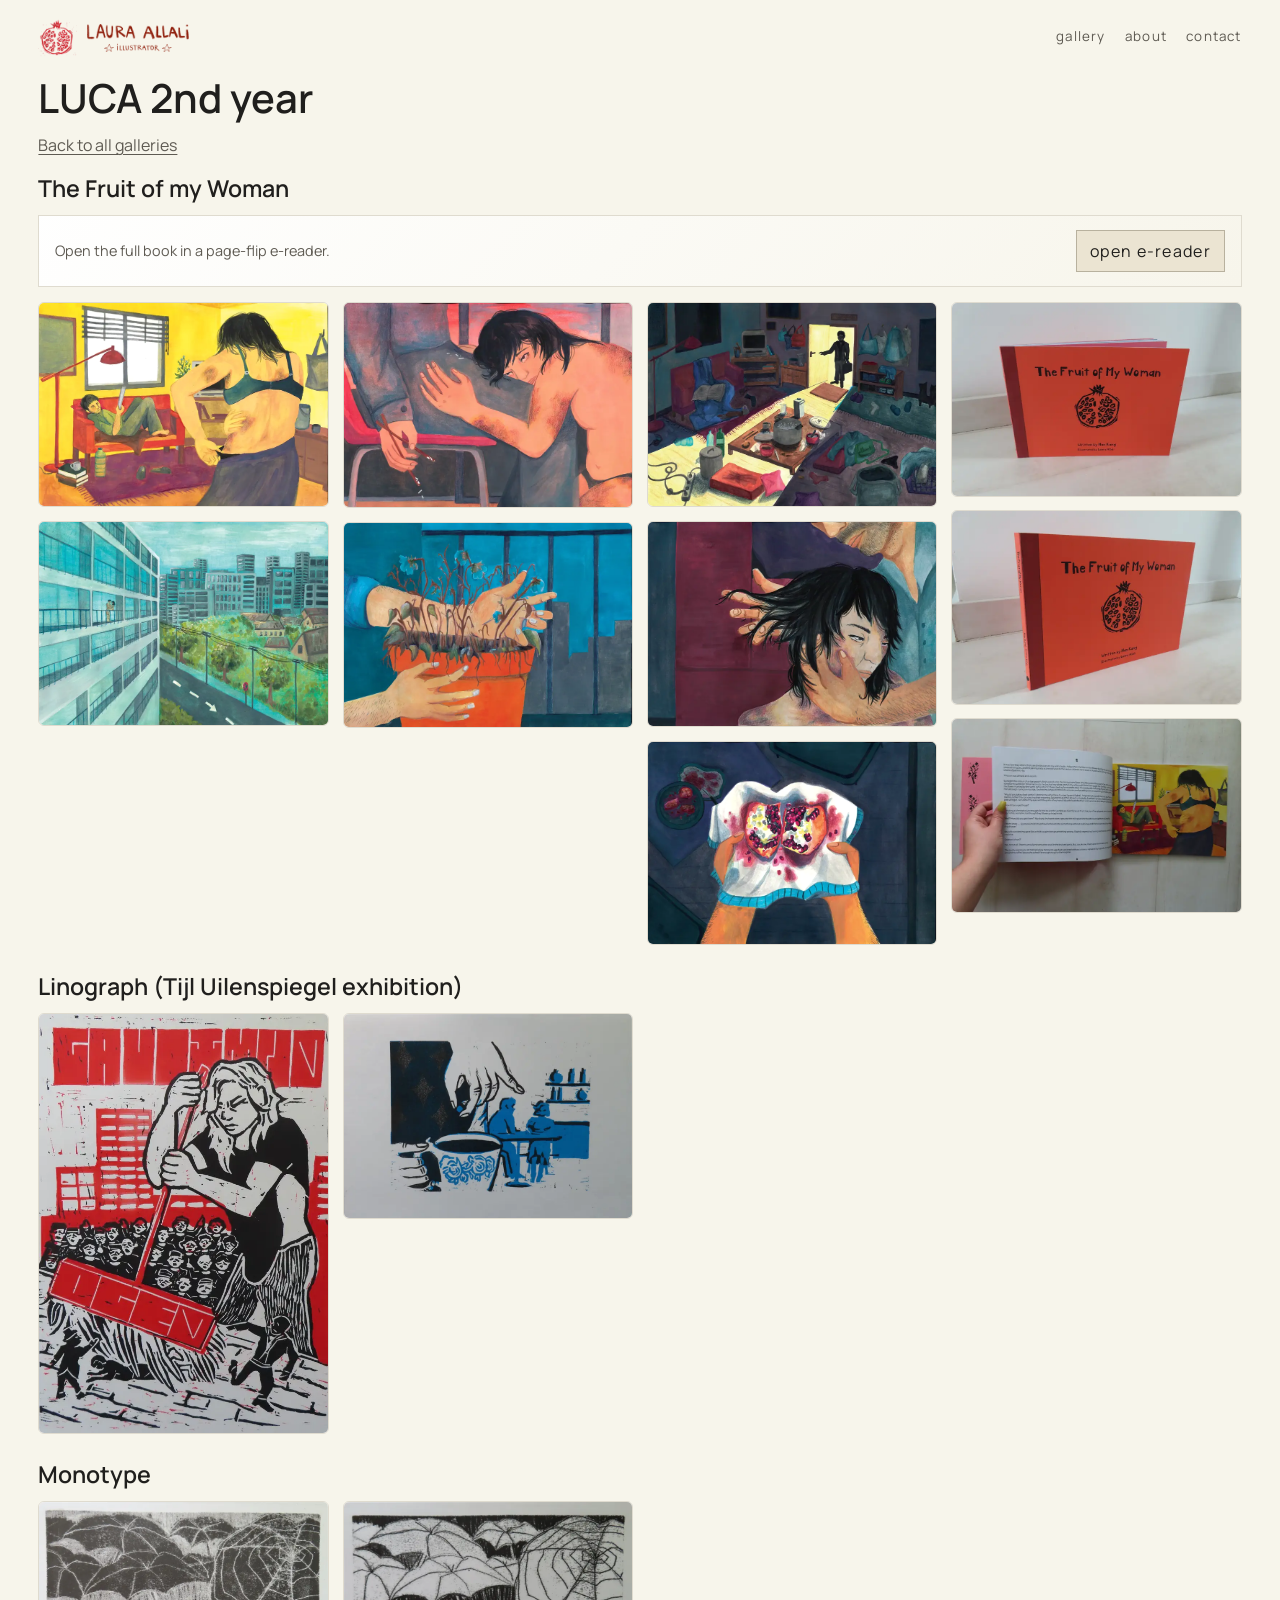
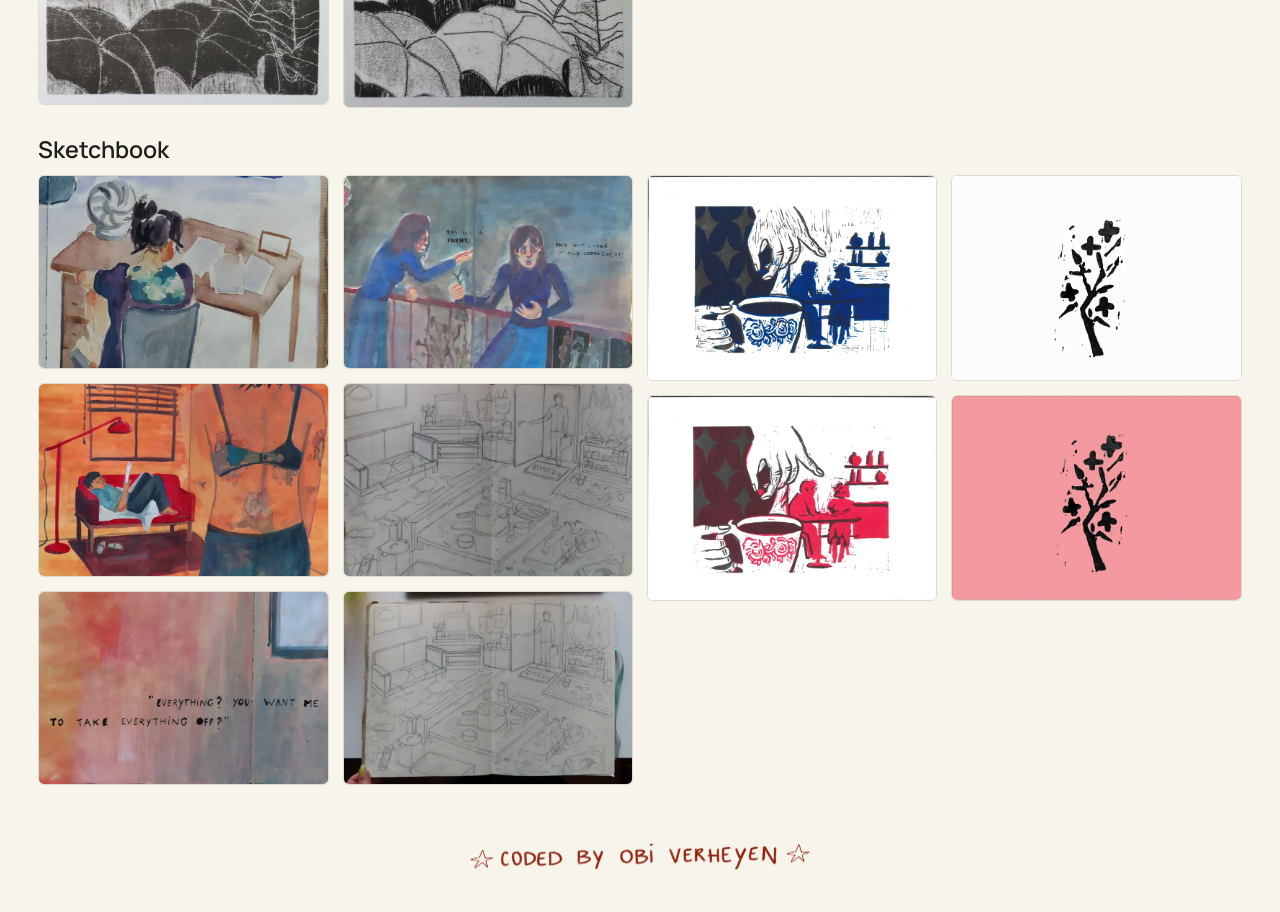
<file: gallery/LUCA-2nd-year/index.html>
<!DOCTYPE html>
<html lang="en">
<head>
  <meta charset="UTF-8" />
  <meta name="viewport" content="width=device-width, initial-scale=1.0" />
  <title>LUCA 2nd year | Laura Allali</title>
  <meta name="description" content="LUCA 2nd year works by Laura Allali." />
  <link rel="icon" type="image/png" href="../../assets/ico.png" />
  <link rel="stylesheet" href="../../styles.css" />
  <link rel="stylesheet" href="../../vendor/baguettebox/baguetteBox.min.css" crossorigin="anonymous" referrerpolicy="no-referrer" />
</head>
<body>
  <div class="grain" aria-hidden="true"></div>

  <header class="site-header" aria-label="Primary navigation">
    <a class="logo" href="../../index.html" aria-label="Laura Allali home">
      <img class="logo-icon" src="../../assets/ico-transparent.png" alt="" aria-hidden="true" />
      <img class="logo-image" src="../../assets/logo.png" alt="Laura Allali illustrator logo" />
    </a>
    <nav>
      <a href="../../index.html#gallery">Gallery</a>
      <a href="../../about/index.html">About</a>
      <a href="../../contact/index.html">Contact</a>
    </nav>
  </header>

  <main>
    <section class="category-page" aria-label="LUCA 2nd year gallery images">
      <h1>LUCA 2nd year</h1>
      <a class="back-link" href="../../index.html#gallery">Back to all galleries</a>

      <section class="subcategory-block" aria-label="The Fruit of my Woman artworks">
        <h2 class="subcategory-title">The Fruit of my Woman</h2>
        <div class="book-launch">
          <p>Open the full book in a page-flip e-reader.</p>
          <button class="book-open-button" type="button" data-book-open>Open e-reader</button>
        </div>
        <div class="category-grid">
          <figure class="tile"><img src="../../assets/img/LUCA 2nd year/The Fruit of my Woman/Beeld1DEF.thumb.webp" data-full-src="../../assets/img/LUCA 2nd year/The Fruit of my Woman/Beeld1DEF.webp" alt="LUCA 2nd year The Fruit of my Woman artwork 1" loading="lazy" decoding="async" /></figure>
          <figure class="tile"><img src="../../assets/img/LUCA 2nd year/The Fruit of my Woman/Beeld2DEF.thumb.webp" data-full-src="../../assets/img/LUCA 2nd year/The Fruit of my Woman/Beeld2DEF.webp" alt="LUCA 2nd year The Fruit of my Woman artwork 2" loading="lazy" decoding="async" /></figure>
          <figure class="tile"><img src="../../assets/img/LUCA 2nd year/The Fruit of my Woman/Beeld3DEF.thumb.webp" data-full-src="../../assets/img/LUCA 2nd year/The Fruit of my Woman/Beeld3DEF.webp" alt="LUCA 2nd year The Fruit of my Woman artwork 3" loading="lazy" decoding="async" /></figure>
          <figure class="tile"><img src="../../assets/img/LUCA 2nd year/The Fruit of my Woman/Beeld4DEF.thumb.webp" data-full-src="../../assets/img/LUCA 2nd year/The Fruit of my Woman/Beeld4DEF.webp" alt="LUCA 2nd year The Fruit of my Woman artwork 4" loading="lazy" decoding="async" /></figure>
          <figure class="tile"><img src="../../assets/img/LUCA 2nd year/The Fruit of my Woman/Beeld5DEF.thumb.webp" data-full-src="../../assets/img/LUCA 2nd year/The Fruit of my Woman/Beeld5DEF.webp" alt="LUCA 2nd year The Fruit of my Woman artwork 5" loading="lazy" decoding="async" /></figure>
          <figure class="tile"><img src="../../assets/img/LUCA 2nd year/The Fruit of my Woman/Beeld7DEF.thumb.webp" data-full-src="../../assets/img/LUCA 2nd year/The Fruit of my Woman/Beeld7DEF.webp" alt="LUCA 2nd year The Fruit of my Woman artwork 6" loading="lazy" decoding="async" /></figure>
          <figure class="tile"><img src="../../assets/img/LUCA 2nd year/The Fruit of my Woman/Beeld8DEF.thumb.webp" data-full-src="../../assets/img/LUCA 2nd year/The Fruit of my Woman/Beeld8DEF.webp" alt="LUCA 2nd year The Fruit of my Woman artwork 7" loading="lazy" decoding="async" /></figure>
          <figure class="tile"><img src="../../assets/img/LUCA 2nd year/The Fruit of my Woman/IMG_0651.thumb.webp" data-full-src="../../assets/img/LUCA 2nd year/The Fruit of my Woman/IMG_0651.webp" alt="LUCA 2nd year The Fruit of my Woman artwork 8" loading="lazy" decoding="async" /></figure>
          <figure class="tile"><img src="../../assets/img/LUCA 2nd year/The Fruit of my Woman/IMG_0653.thumb.webp" data-full-src="../../assets/img/LUCA 2nd year/The Fruit of my Woman/IMG_0653.webp" alt="LUCA 2nd year The Fruit of my Woman artwork 9" loading="lazy" decoding="async" /></figure>
          <figure class="tile"><img src="../../assets/img/LUCA 2nd year/The Fruit of my Woman/IMG_0656.JPG.thumb.webp" data-full-src="../../assets/img/LUCA 2nd year/The Fruit of my Woman/IMG_0656.JPG.webp" alt="LUCA 2nd year The Fruit of my Woman artwork 10" loading="lazy" decoding="async" /></figure>
        </div>
      </section>

      <section class="subcategory-block" aria-label="Linograph exhibition artworks">
        <h2 class="subcategory-title">Linograph (Tijl Uilenspiegel exhibition)</h2>
        <div class="category-grid">
          <figure class="tile"><img src="../../assets/img/LUCA 2nd year/Linograph (Tijl Uilenspiegel exhibition)/IMG_0685.JPG.thumb.webp" data-full-src="../../assets/img/LUCA 2nd year/Linograph (Tijl Uilenspiegel exhibition)/IMG_0685.JPG.webp" alt="LUCA 2nd year linograph artwork 1" loading="lazy" decoding="async" /></figure>
          <figure class="tile"><img src="../../assets/img/LUCA 2nd year/Linograph (Tijl Uilenspiegel exhibition)/IMG_0690.JPG.thumb.webp" data-full-src="../../assets/img/LUCA 2nd year/Linograph (Tijl Uilenspiegel exhibition)/IMG_0690.JPG.webp" alt="LUCA 2nd year linograph artwork 2" loading="lazy" decoding="async" /></figure>
        </div>
      </section>

      <section class="subcategory-block" aria-label="Monotype artworks">
        <h2 class="subcategory-title">Monotype</h2>
        <div class="category-grid">
          <figure class="tile"><img src="../../assets/img/LUCA 2nd year/Monotype/IMG_0682.JPG.thumb.webp" data-full-src="../../assets/img/LUCA 2nd year/Monotype/IMG_0682.JPG.webp" alt="LUCA 2nd year monotype artwork 1" loading="lazy" decoding="async" /></figure>
          <figure class="tile"><img src="../../assets/img/LUCA 2nd year/Monotype/IMG_0683.JPG.thumb.webp" data-full-src="../../assets/img/LUCA 2nd year/Monotype/IMG_0683.JPG.webp" alt="LUCA 2nd year monotype artwork 2" loading="lazy" decoding="async" /></figure>
        </div>
      </section>


      <section class="subcategory-block" aria-label="Sketchbook artworks">
        <h2 class="subcategory-title">Sketchbook</h2>
        <div class="category-grid">
          <figure class="tile"><img src="../../assets/img/LUCA 2nd year/Sketchbook/IMG_0703.thumb.webp" data-full-src="../../assets/img/LUCA 2nd year/Sketchbook/IMG_0703.webp" alt="LUCA 2nd year sketchbook artwork 1" loading="lazy" decoding="async" /></figure>
          <figure class="tile"><img src="../../assets/img/LUCA 2nd year/Sketchbook/IMG_0704.thumb.webp" data-full-src="../../assets/img/LUCA 2nd year/Sketchbook/IMG_0704.webp" alt="LUCA 2nd year sketchbook artwork 2" loading="lazy" decoding="async" /></figure>
          <figure class="tile"><img src="../../assets/img/LUCA 2nd year/Sketchbook/IMG_0705.thumb.webp" data-full-src="../../assets/img/LUCA 2nd year/Sketchbook/IMG_0705.webp" alt="LUCA 2nd year sketchbook artwork 3" loading="lazy" decoding="async" /></figure>
          <figure class="tile"><img src="../../assets/img/LUCA 2nd year/Sketchbook/IMG_0707.thumb.webp" data-full-src="../../assets/img/LUCA 2nd year/Sketchbook/IMG_0707.webp" alt="LUCA 2nd year sketchbook artwork 4" loading="lazy" decoding="async" /></figure>
          <figure class="tile"><img src="../../assets/img/LUCA 2nd year/Sketchbook/IMG_0708.thumb.webp" data-full-src="../../assets/img/LUCA 2nd year/Sketchbook/IMG_0708.webp" alt="LUCA 2nd year sketchbook artwork 5" loading="lazy" decoding="async" /></figure>
          <figure class="tile"><img src="../../assets/img/LUCA 2nd year/Sketchbook/IMG_0709.thumb.webp" data-full-src="../../assets/img/LUCA 2nd year/Sketchbook/IMG_0709.webp" alt="LUCA 2nd year sketchbook artwork 6" loading="lazy" decoding="async" /></figure>
          <figure class="tile"><img src="../../assets/img/LUCA 2nd year/Sketchbook/Laura Allali linoprint.thumb.webp" data-full-src="../../assets/img/LUCA 2nd year/Sketchbook/Laura Allali linoprint.webp" alt="LUCA 2nd year sketchbook artwork 7" loading="lazy" decoding="async" /></figure>
          <figure class="tile"><img src="../../assets/img/LUCA 2nd year/Sketchbook/Laura Allali linoprint 2.thumb.webp" data-full-src="../../assets/img/LUCA 2nd year/Sketchbook/Laura Allali linoprint 2.webp" alt="LUCA 2nd year sketchbook artwork 8" loading="lazy" decoding="async" /></figure>
          <figure class="tile"><img src="../../assets/img/LUCA 2nd year/Sketchbook/Pattern.thumb.webp" data-full-src="../../assets/img/LUCA 2nd year/Sketchbook/Pattern.webp" alt="LUCA 2nd year sketchbook artwork 9" loading="lazy" decoding="async" /></figure>
          <figure class="tile"><img src="../../assets/img/LUCA 2nd year/Sketchbook/PatternPink.thumb.webp" data-full-src="../../assets/img/LUCA 2nd year/Sketchbook/PatternPink.webp" alt="LUCA 2nd year sketchbook artwork 10" loading="lazy" decoding="async" /></figure>
        </div>
      </section>
    </section>
  </main>

  <div class="book-reader" data-book-reader data-book-pdf="../../assets/img/LUCA 2nd year/The Fruit of my Woman/FruitOfMyWomanBook.pdf" hidden aria-hidden="true">
    <div class="book-reader__backdrop" data-reader-close></div>
    <section class="book-reader__panel" role="dialog" aria-modal="true" aria-labelledby="book-reader-title">
      <header class="book-reader__toolbar">
        <div class="book-reader__meta">
          <p class="book-reader__eyebrow">E-reader</p>
          <h2 id="book-reader-title">The Fruit of my Woman</h2>
          <p class="book-reader__counter" data-reader-counter>Loading pages…</p>
        </div>
        <div class="book-reader__controls">
          <button class="book-reader__nav" type="button" data-reader-prev aria-label="Previous page">Prev</button>
          <button class="book-reader__nav" type="button" data-reader-next aria-label="Next page">Next</button>
          <button class="book-reader__close" type="button" data-reader-close aria-label="Close reader">Close</button>
        </div>
      </header>
      <div class="book-reader__viewport">
        <div class="book-reader__stage" data-reader-stage></div>
        <p class="book-reader__loading" data-reader-loading>Loading book…</p>
      </div>
    </section>
  </div>

  <footer class="site-footer" aria-label="Site footer">
    <img src="../../assets/footer.png" alt="Laura Allali footer logo" />
  </footer>

  <script src="../../vendor/baguettebox/baguetteBox.min.js" crossorigin="anonymous" referrerpolicy="no-referrer"></script>
  <script src="../../vendor/pdfjs/pdf.min.js"></script>
  <script src="../../script.js"></script>
</body>
</html>
</file>
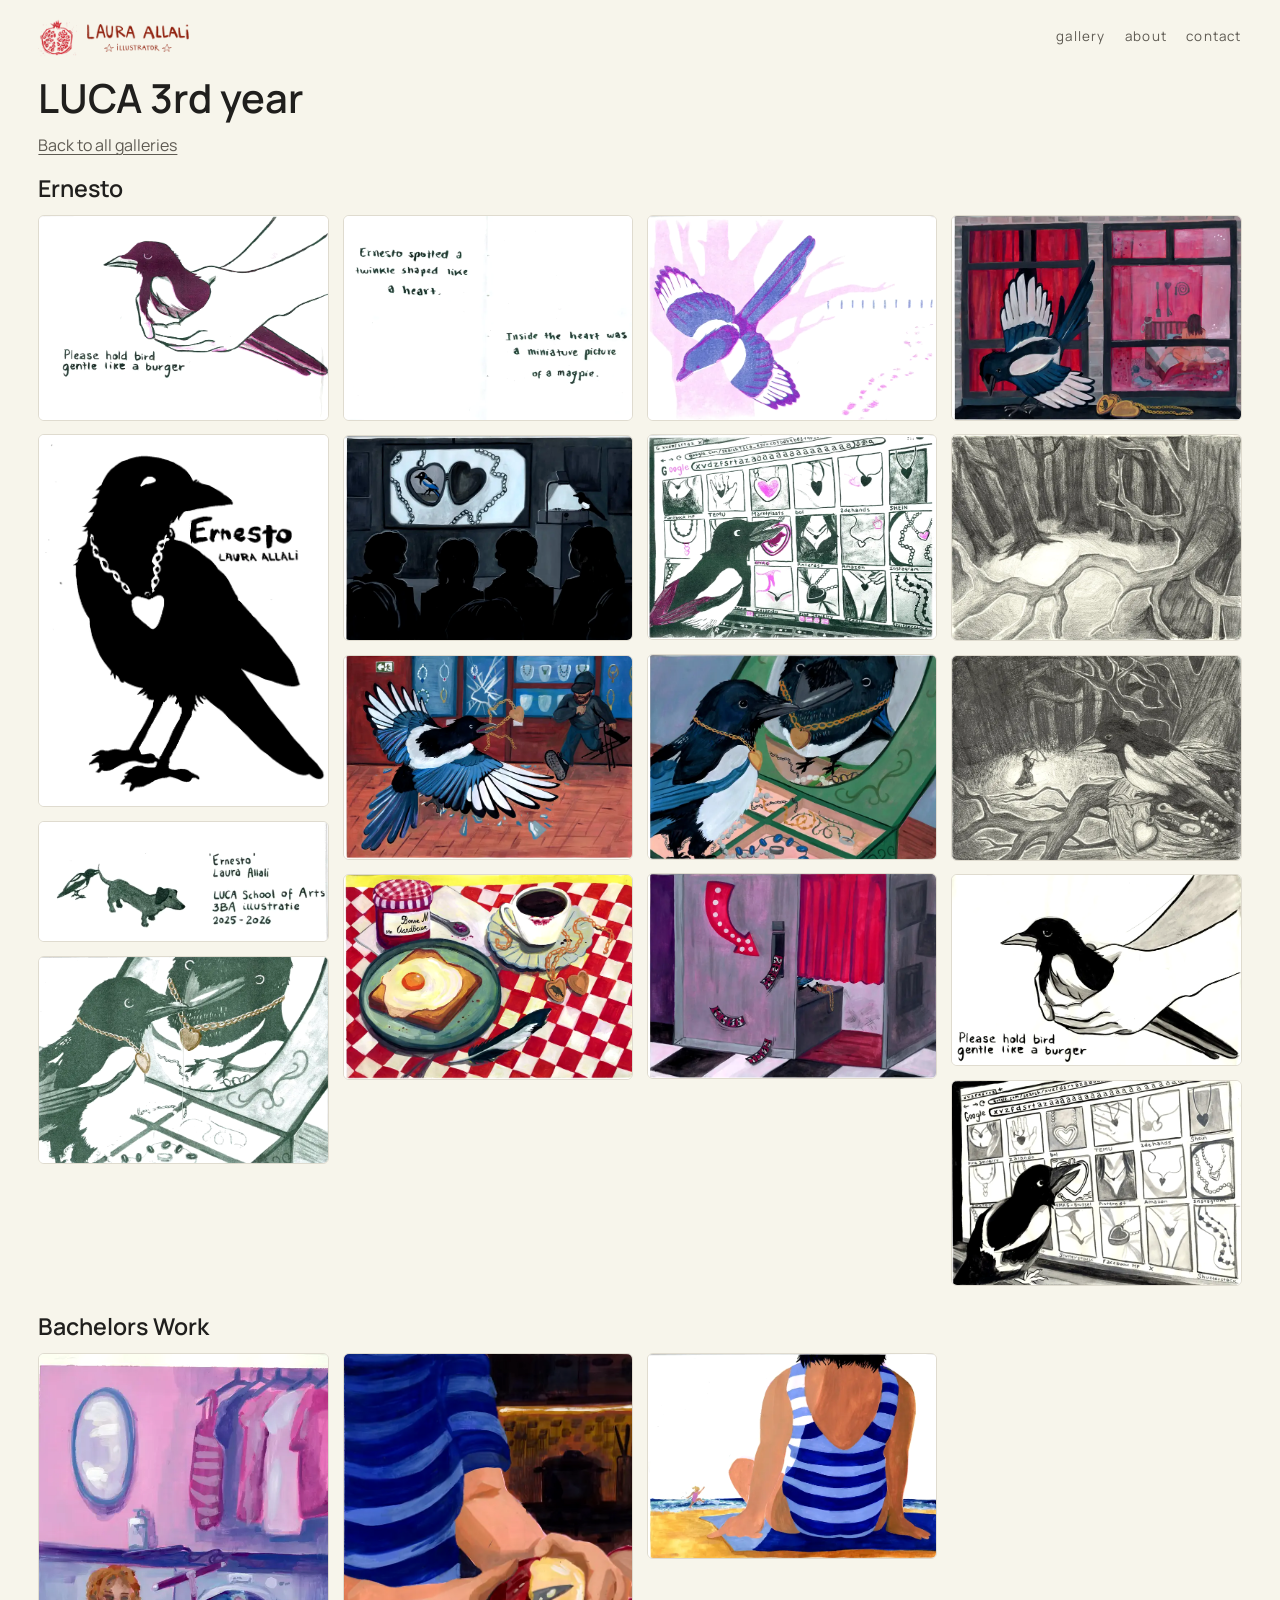
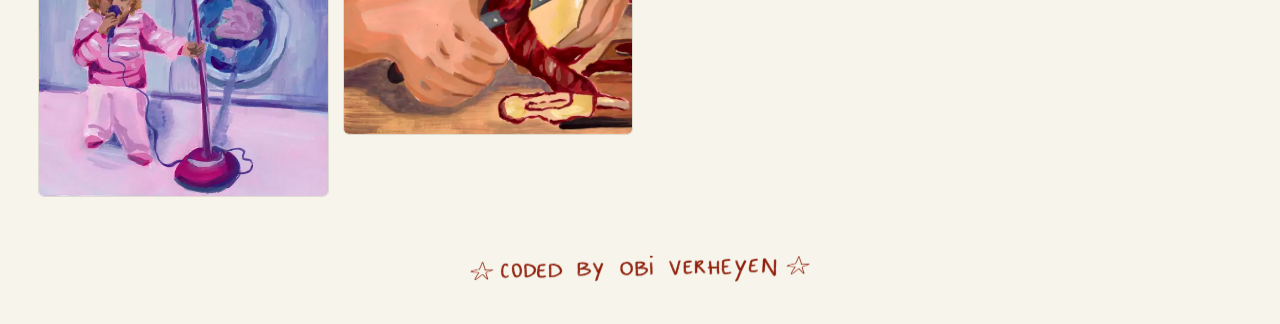
<file: gallery/LUCA-3rd-year/index.html>
<!DOCTYPE html>
<html lang="en">
<head>
  <meta charset="UTF-8" />
  <meta name="viewport" content="width=device-width, initial-scale=1.0" />
  <title>LUCA 3rd year | Laura Allali</title>
  <meta name="description" content="LUCA 3rd year works by Laura Allali." />
  <link rel="icon" type="image/png" href="../../assets/ico.png" />
  <link rel="stylesheet" href="../../styles.css" />
  <link rel="stylesheet" href="../../vendor/baguettebox/baguetteBox.min.css" crossorigin="anonymous" referrerpolicy="no-referrer" />
</head>
<body>
  <div class="grain" aria-hidden="true"></div>

  <header class="site-header" aria-label="Primary navigation">
    <a class="logo" href="../../index.html" aria-label="Laura Allali home">
      <img class="logo-icon" src="../../assets/ico-transparent.png" alt="" aria-hidden="true" />
      <img class="logo-image" src="../../assets/logo.png" alt="Laura Allali illustrator logo" />
    </a>
    <nav>
      <a href="../../index.html#gallery">Gallery</a>
      <a href="../../about/index.html">About</a>
      <a href="../../contact/index.html">Contact</a>
    </nav>
  </header>

  <main>
    <section class="category-page" aria-label="LUCA 3rd year gallery images">
      <h1>LUCA 3rd year</h1>
      <a class="back-link" href="../../index.html#gallery">Back to all galleries</a>

      <section class="subcategory-block" aria-label="Ernesto artworks">
        <h2 class="subcategory-title">Ernesto</h2>
        <div class="category-grid">
          <figure class="tile"><img src="../../assets/img/LUCA 3rd year/Ernesto/img20260429_15451966.thumb.webp" data-full-src="../../assets/img/LUCA 3rd year/Ernesto/img20260429_15451966.webp" alt="LUCA 3rd year Ernesto artwork 1" loading="lazy" decoding="async" /></figure>
          <figure class="tile"><img src="../../assets/img/LUCA 3rd year/Ernesto/img20260429_15484281.thumb.webp" data-full-src="../../assets/img/LUCA 3rd year/Ernesto/img20260429_15484281.webp" alt="LUCA 3rd year Ernesto artwork 2" loading="lazy" decoding="async" /></figure>
          <figure class="tile"><img src="../../assets/img/LUCA 3rd year/Ernesto/img20260429_15494921.thumb.webp" data-full-src="../../assets/img/LUCA 3rd year/Ernesto/img20260429_15494921.webp" alt="LUCA 3rd year Ernesto artwork 3" loading="lazy" decoding="async" /></figure>
          <figure class="tile"><img src="../../assets/img/LUCA 3rd year/Ernesto/img20260429_15505114.thumb.webp" data-full-src="../../assets/img/LUCA 3rd year/Ernesto/img20260429_15505114.webp" alt="LUCA 3rd year Ernesto artwork 4" loading="lazy" decoding="async" /></figure>
          <figure class="tile"><img src="../../assets/img/LUCA 3rd year/Ernesto/img20260429_15555244.thumb.webp" data-full-src="../../assets/img/LUCA 3rd year/Ernesto/img20260429_15555244.webp" alt="LUCA 3rd year Ernesto artwork 5" loading="lazy" decoding="async" /></figure>
          <figure class="tile"><img src="../../assets/img/LUCA 3rd year/Ernesto/img20260429_15564605.thumb.webp" data-full-src="../../assets/img/LUCA 3rd year/Ernesto/img20260429_15564605.webp" alt="LUCA 3rd year Ernesto artwork 6" loading="lazy" decoding="async" /></figure>
          <figure class="tile"><img src="../../assets/img/LUCA 3rd year/Ernesto/img20260429_15572640.thumb.webp" data-full-src="../../assets/img/LUCA 3rd year/Ernesto/img20260429_15572640.webp" alt="LUCA 3rd year Ernesto artwork 7" loading="lazy" decoding="async" /></figure>
          <figure class="tile"><img src="../../assets/img/LUCA 3rd year/Ernesto/img20260429_15575734.thumb.webp" data-full-src="../../assets/img/LUCA 3rd year/Ernesto/img20260429_15575734.webp" alt="LUCA 3rd year Ernesto artwork 8" loading="lazy" decoding="async" /></figure>
          <figure class="tile"><img src="../../assets/img/LUCA 3rd year/Ernesto/img20260429_15585354.thumb.webp" data-full-src="../../assets/img/LUCA 3rd year/Ernesto/img20260429_15585354.webp" alt="LUCA 3rd year Ernesto artwork 9" loading="lazy" decoding="async" /></figure>
          <figure class="tile"><img src="../../assets/img/LUCA 3rd year/Ernesto/img20260429_15593396.thumb.webp" data-full-src="../../assets/img/LUCA 3rd year/Ernesto/img20260429_15593396.webp" alt="LUCA 3rd year Ernesto artwork 10" loading="lazy" decoding="async" /></figure>
          <figure class="tile"><img src="../../assets/img/LUCA 3rd year/Ernesto/img20260429_16000132.thumb.webp" data-full-src="../../assets/img/LUCA 3rd year/Ernesto/img20260429_16000132.webp" alt="LUCA 3rd year Ernesto artwork 11" loading="lazy" decoding="async" /></figure>
          <figure class="tile"><img src="../../assets/img/LUCA 3rd year/Ernesto/img20260429_16004819.thumb.webp" data-full-src="../../assets/img/LUCA 3rd year/Ernesto/img20260429_16004819.webp" alt="LUCA 3rd year Ernesto artwork 12" loading="lazy" decoding="async" /></figure>
          <figure class="tile"><img src="../../assets/img/LUCA 3rd year/Ernesto/img20260429_16011299.thumb.webp" data-full-src="../../assets/img/LUCA 3rd year/Ernesto/img20260429_16011299.webp" alt="LUCA 3rd year Ernesto artwork 13" loading="lazy" decoding="async" /></figure>
          <figure class="tile"><img src="../../assets/img/LUCA 3rd year/Ernesto/img20260429_16015049.thumb.webp" data-full-src="../../assets/img/LUCA 3rd year/Ernesto/img20260429_16015049.webp" alt="LUCA 3rd year Ernesto artwork 14" loading="lazy" decoding="async" /></figure>
          <figure class="tile"><img src="../../assets/img/LUCA 3rd year/Ernesto/img20260429_16021916.thumb.webp" data-full-src="../../assets/img/LUCA 3rd year/Ernesto/img20260429_16021916.webp" alt="LUCA 3rd year Ernesto artwork 15" loading="lazy" decoding="async" /></figure>
          <figure class="tile"><img src="../../assets/img/LUCA 3rd year/Ernesto/img20260429_16024816.thumb.webp" data-full-src="../../assets/img/LUCA 3rd year/Ernesto/img20260429_16024816.webp" alt="LUCA 3rd year Ernesto artwork 16" loading="lazy" decoding="async" /></figure>
          <figure class="tile"><img src="../../assets/img/LUCA 3rd year/Ernesto/img20260429_16032270.thumb.webp" data-full-src="../../assets/img/LUCA 3rd year/Ernesto/img20260429_16032270.webp" alt="LUCA 3rd year Ernesto artwork 17" loading="lazy" decoding="async" /></figure>
        </div>
      </section>

      <section class="subcategory-block" aria-label="Bachelors Work">
        <h2 class="subcategory-title">Bachelors Work</h2>
        <div class="category-grid">
          <figure class="tile"><img src="../../assets/img/LUCA 3rd year/Bachelors Work/img20260429_15441934.thumb.webp" data-full-src="../../assets/img/LUCA 3rd year/Bachelors Work/img20260429_15441934.webp" alt="Bachelors Work artwork 1" loading="lazy" decoding="async" /></figure>
          <figure class="tile"><img src="../../assets/img/LUCA 3rd year/Bachelors Work/img20260429_15462995.thumb.webp" data-full-src="../../assets/img/LUCA 3rd year/Bachelors Work/img20260429_15462995.webp" alt="Bachelors Work artwork 2" loading="lazy" decoding="async" /></figure>
          <figure class="tile"><img src="../../assets/img/LUCA 3rd year/Bachelors Work/img20260429_15475068.thumb.webp" data-full-src="../../assets/img/LUCA 3rd year/Bachelors Work/img20260429_15475068.webp" alt="Bachelors Work artwork 4" loading="lazy" decoding="async" /></figure>
        </div>
      </section>
    </section>
  </main>

  <footer class="site-footer" aria-label="Site footer">
    <img src="../../assets/footer.png" alt="Laura Allali footer logo" />
  </footer>

  <script src="../../vendor/baguettebox/baguetteBox.min.js" crossorigin="anonymous" referrerpolicy="no-referrer"></script>
  <script src="../../script.js"></script>
</body>
</html>
</file>
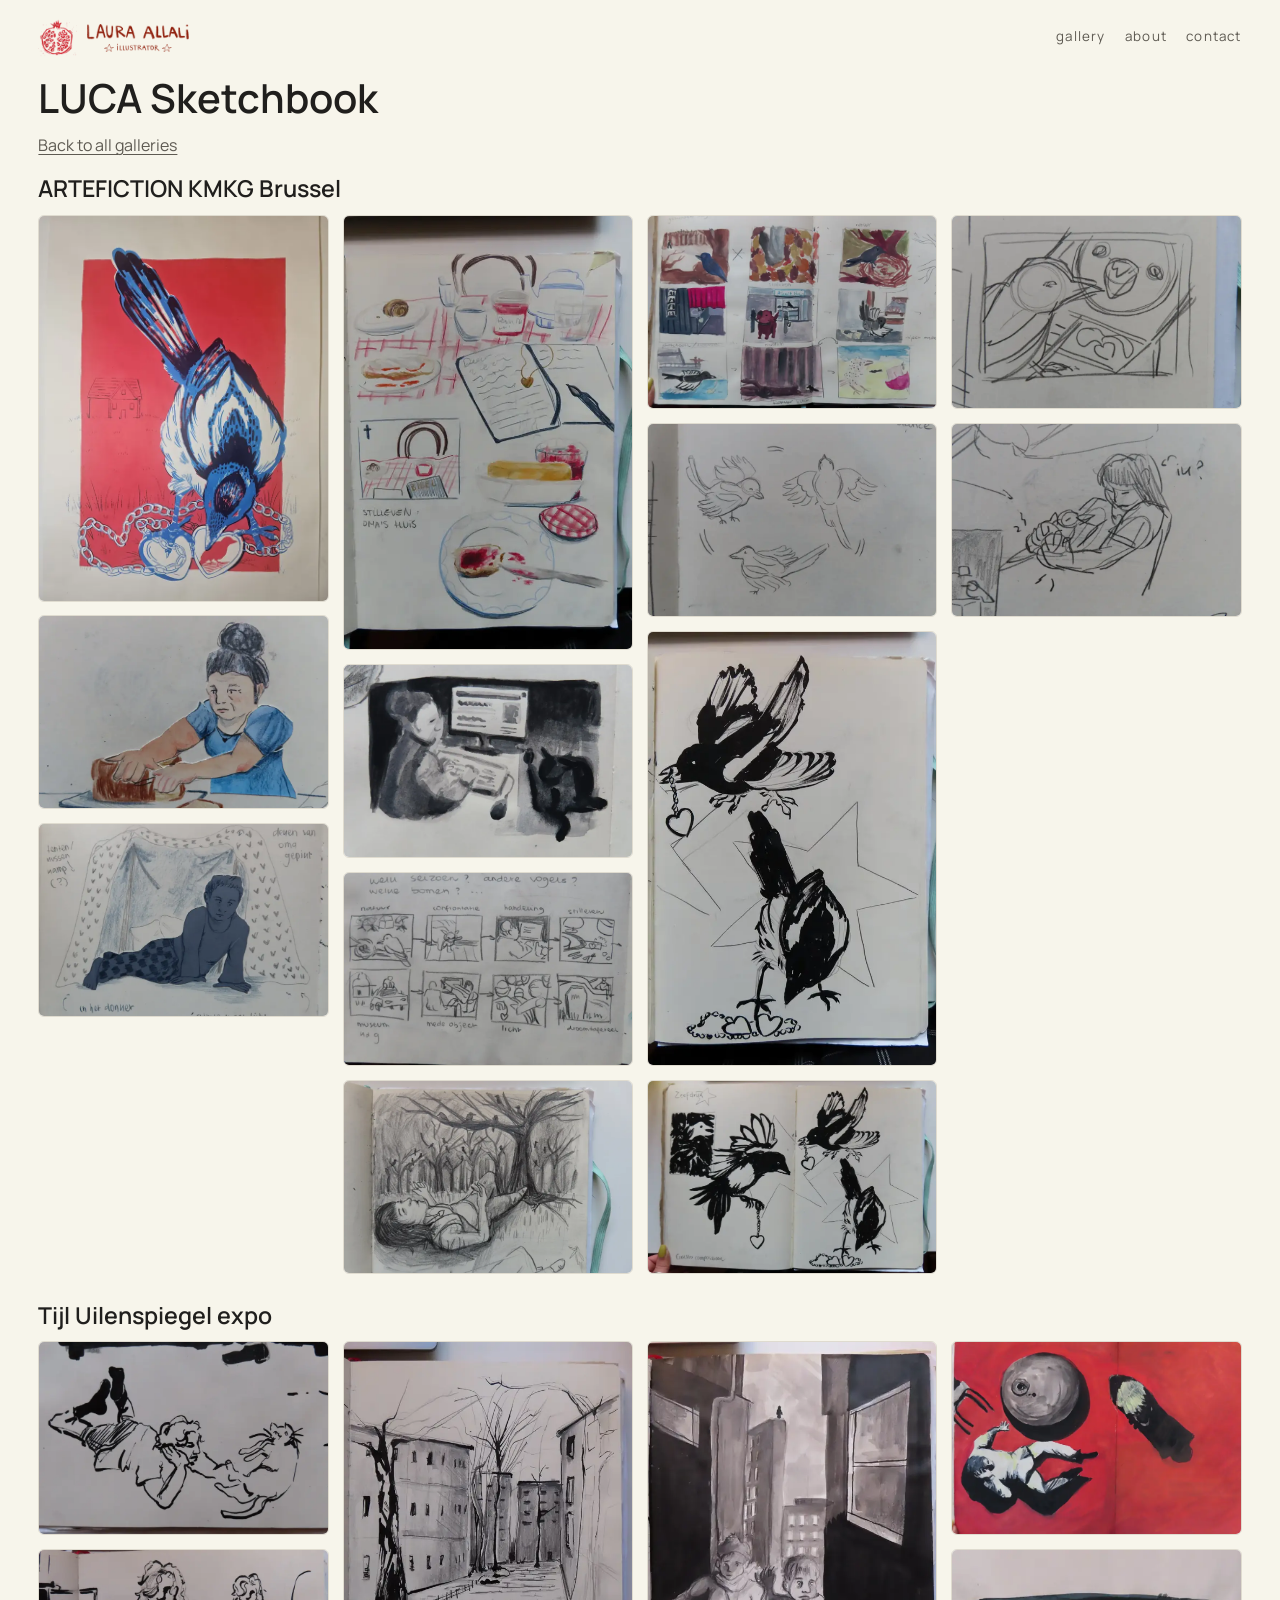
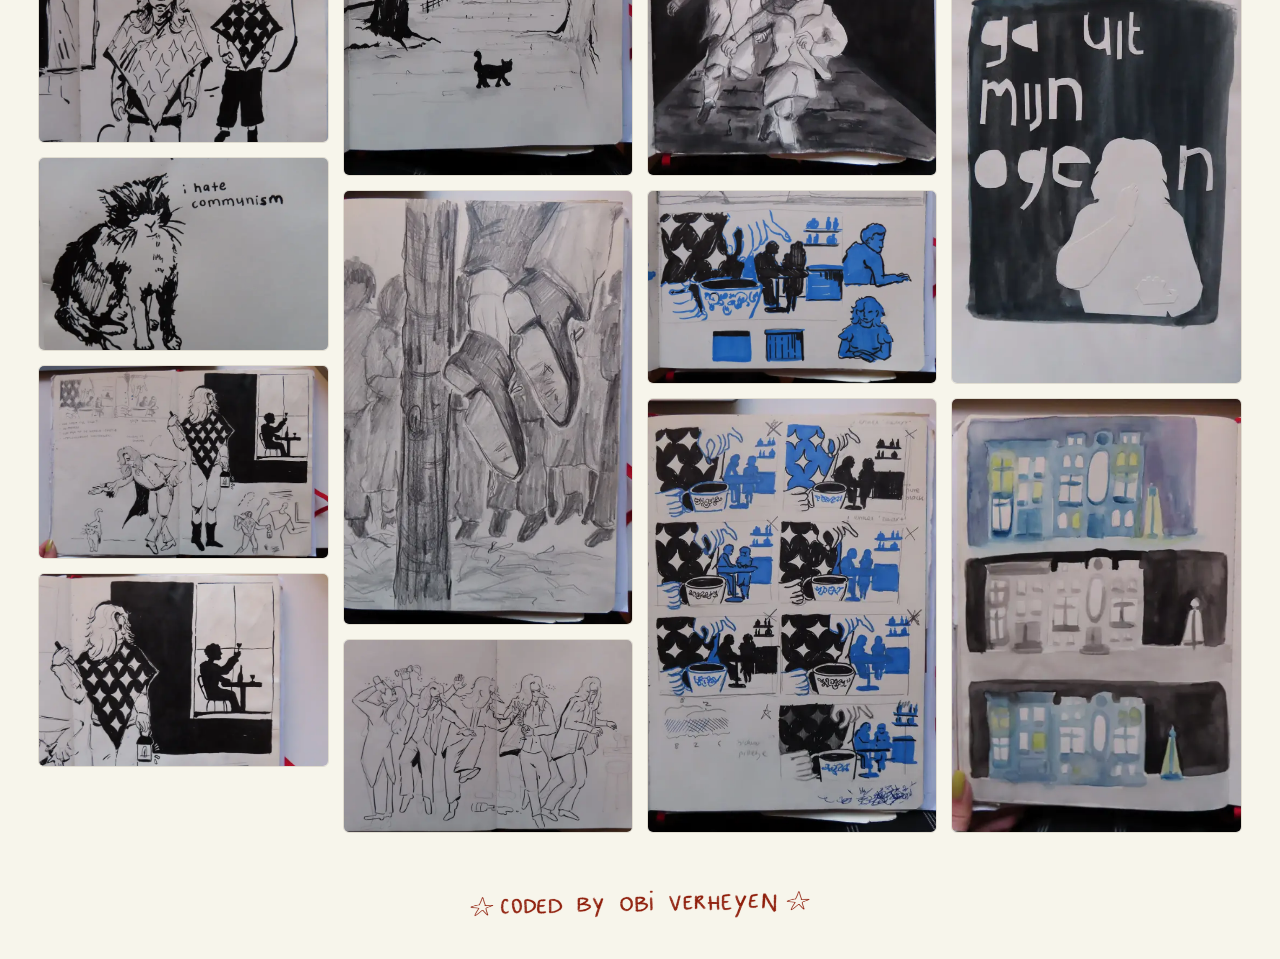
<file: gallery/LUCA-Sketchbook/index.html>
<!DOCTYPE html>
<html lang="en">
<head>
  <meta charset="UTF-8" />
  <meta name="viewport" content="width=device-width, initial-scale=1.0" />
  <title>LUCA Sketchbook | Laura Allali</title>
  <meta name="description" content="LUCA Sketchbook by Laura Allali." />
  <link rel="icon" type="image/png" href="../../assets/ico.png" />
  <link rel="stylesheet" href="../../styles.css" />
  <link rel="stylesheet" href="../../vendor/baguettebox/baguetteBox.min.css" crossorigin="anonymous" referrerpolicy="no-referrer" />
</head>
<body>
  <div class="grain" aria-hidden="true"></div>

  <header class="site-header" aria-label="Primary navigation">
    <a class="logo" href="../../index.html" aria-label="Laura Allali home">
      <img class="logo-icon" src="../../assets/ico-transparent.png" alt="" aria-hidden="true" />
      <img class="logo-image" src="../../assets/logo.png" alt="Laura Allali illustrator logo" />
    </a>
    <nav>
      <a href="../../index.html#gallery">Gallery</a>
      <a href="../../about/index.html">About</a>
      <a href="../../contact/index.html">Contact</a>
    </nav>
  </header>

  <main>
    <section class="category-page" aria-label="LUCA Sketchbook gallery images">
      <h1>LUCA Sketchbook</h1>
      <a class="back-link" href="../../index.html#gallery">Back to all galleries</a>

      <section class="subcategory-block" aria-label="ARTEFICTION KMKG Brussel exhibition artworks">
        <h2 class="subcategory-title">ARTEFICTION KMKG Brussel</h2>
        <div class="category-grid">
          <figure class="tile"><img src="../../assets/img/LUCA Sketchbook/ARTEFICTION KMKG Brussel/20260429_134541.thumb.webp" data-full-src="../../assets/img/LUCA Sketchbook/ARTEFICTION KMKG Brussel/20260429_134541.webp" alt="ARTEFICTION KMKG Brussel artwork 1" loading="lazy" decoding="async" /></figure>
          <figure class="tile"><img src="../../assets/img/LUCA Sketchbook/ARTEFICTION KMKG Brussel/IMG_0711.thumb.webp" data-full-src="../../assets/img/LUCA Sketchbook/ARTEFICTION KMKG Brussel/IMG_0711.webp" alt="ARTEFICTION KMKG Brussel artwork 6" loading="lazy" decoding="async" /></figure>
          <figure class="tile"><img src="../../assets/img/LUCA Sketchbook/ARTEFICTION KMKG Brussel/IMG_0712.thumb.webp" data-full-src="../../assets/img/LUCA Sketchbook/ARTEFICTION KMKG Brussel/IMG_0712.webp" alt="ARTEFICTION KMKG Brussel artwork 7" loading="lazy" decoding="async" /></figure>
          <figure class="tile"><img src="../../assets/img/LUCA Sketchbook/ARTEFICTION KMKG Brussel/IMG_0714.thumb.webp" data-full-src="../../assets/img/LUCA Sketchbook/ARTEFICTION KMKG Brussel/IMG_0714.webp" alt="ARTEFICTION KMKG Brussel artwork 8" loading="lazy" decoding="async" /></figure>
          <figure class="tile"><img src="../../assets/img/LUCA Sketchbook/ARTEFICTION KMKG Brussel/IMG_0716.thumb.webp" data-full-src="../../assets/img/LUCA Sketchbook/ARTEFICTION KMKG Brussel/IMG_0716.webp" alt="ARTEFICTION KMKG Brussel artwork 10" loading="lazy" decoding="async" /></figure>
          <figure class="tile"><img src="../../assets/img/LUCA Sketchbook/ARTEFICTION KMKG Brussel/IMG_0718.thumb.webp" data-full-src="../../assets/img/LUCA Sketchbook/ARTEFICTION KMKG Brussel/IMG_0718.webp" alt="ARTEFICTION KMKG Brussel artwork 11" loading="lazy" decoding="async" /></figure>
          <figure class="tile"><img src="../../assets/img/LUCA Sketchbook/ARTEFICTION KMKG Brussel/IMG_0720.thumb.webp" data-full-src="../../assets/img/LUCA Sketchbook/ARTEFICTION KMKG Brussel/IMG_0720.webp" alt="ARTEFICTION KMKG Brussel artwork 12" loading="lazy" decoding="async" /></figure>
          <figure class="tile"><img src="../../assets/img/LUCA Sketchbook/ARTEFICTION KMKG Brussel/IMG_0721.thumb.webp" data-full-src="../../assets/img/LUCA Sketchbook/ARTEFICTION KMKG Brussel/IMG_0721.webp" alt="ARTEFICTION KMKG Brussel artwork 13" loading="lazy" decoding="async" /></figure>
          <figure class="tile"><img src="../../assets/img/LUCA Sketchbook/ARTEFICTION KMKG Brussel/IMG_0722.thumb.webp" data-full-src="../../assets/img/LUCA Sketchbook/ARTEFICTION KMKG Brussel/IMG_0722.webp" alt="ARTEFICTION KMKG Brussel artwork 14" loading="lazy" decoding="async" /></figure>
          <figure class="tile"><img src="../../assets/img/LUCA Sketchbook/ARTEFICTION KMKG Brussel/IMG_0723.thumb.webp" data-full-src="../../assets/img/LUCA Sketchbook/ARTEFICTION KMKG Brussel/IMG_0723.webp" alt="ARTEFICTION KMKG Brussel artwork 15" loading="lazy" decoding="async" /></figure>
          <figure class="tile"><img src="../../assets/img/LUCA Sketchbook/ARTEFICTION KMKG Brussel/IMG_0724.thumb.webp" data-full-src="../../assets/img/LUCA Sketchbook/ARTEFICTION KMKG Brussel/IMG_0724.webp" alt="ARTEFICTION KMKG Brussel artwork 16" loading="lazy" decoding="async" /></figure>
          <figure class="tile"><img src="../../assets/img/LUCA Sketchbook/ARTEFICTION KMKG Brussel/IMG_0725.thumb.webp" data-full-src="../../assets/img/LUCA Sketchbook/ARTEFICTION KMKG Brussel/IMG_0725.webp" alt="ARTEFICTION KMKG Brussel artwork 17" loading="lazy" decoding="async" /></figure>
          <figure class="tile"><img src="../../assets/img/LUCA Sketchbook/ARTEFICTION KMKG Brussel/IMG_0726.thumb.webp" data-full-src="../../assets/img/LUCA Sketchbook/ARTEFICTION KMKG Brussel/IMG_0726.webp" alt="ARTEFICTION KMKG Brussel artwork 18" loading="lazy" decoding="async" /></figure>
        </div>
      </section>

      <section class="subcategory-block" aria-label="Tijl Uilenspiegel exhibition artworks">
        <h2 class="subcategory-title">Tijl Uilenspiegel expo</h2>
        <div class="category-grid">
          <figure class="tile"><img src="../../assets/img/LUCA Sketchbook/Tijl Uilenspiegel expo/IMG_0754.thumb.webp" data-full-src="../../assets/img/LUCA Sketchbook/Tijl Uilenspiegel expo/IMG_0754.webp" alt="Tijl Uilenspiegel expo artwork 1" loading="lazy" decoding="async" /></figure>
          <figure class="tile"><img src="../../assets/img/LUCA Sketchbook/Tijl Uilenspiegel expo/IMG_0755.thumb.webp" data-full-src="../../assets/img/LUCA Sketchbook/Tijl Uilenspiegel expo/IMG_0755.webp" alt="Tijl Uilenspiegel expo artwork 2" loading="lazy" decoding="async" /></figure>
          <figure class="tile"><img src="../../assets/img/LUCA Sketchbook/Tijl Uilenspiegel expo/IMG_0756.thumb.webp" data-full-src="../../assets/img/LUCA Sketchbook/Tijl Uilenspiegel expo/IMG_0756.webp" alt="Tijl Uilenspiegel expo artwork 3" loading="lazy" decoding="async" /></figure>
          <figure class="tile"><img src="../../assets/img/LUCA Sketchbook/Tijl Uilenspiegel expo/IMG_0759.thumb.webp" data-full-src="../../assets/img/LUCA Sketchbook/Tijl Uilenspiegel expo/IMG_0759.webp" alt="Tijl Uilenspiegel expo artwork 4" loading="lazy" decoding="async" /></figure>
          <figure class="tile"><img src="../../assets/img/LUCA Sketchbook/Tijl Uilenspiegel expo/IMG_0760.thumb.webp" data-full-src="../../assets/img/LUCA Sketchbook/Tijl Uilenspiegel expo/IMG_0760.webp" alt="Tijl Uilenspiegel expo artwork 5" loading="lazy" decoding="async" /></figure>
          <figure class="tile"><img src="../../assets/img/LUCA Sketchbook/Tijl Uilenspiegel expo/IMG_0761.thumb.webp" data-full-src="../../assets/img/LUCA Sketchbook/Tijl Uilenspiegel expo/IMG_0761.webp" alt="Tijl Uilenspiegel expo artwork 6" loading="lazy" decoding="async" /></figure>
          <figure class="tile"><img src="../../assets/img/LUCA Sketchbook/Tijl Uilenspiegel expo/IMG_0762.thumb.webp" data-full-src="../../assets/img/LUCA Sketchbook/Tijl Uilenspiegel expo/IMG_0762.webp" alt="Tijl Uilenspiegel expo artwork 7" loading="lazy" decoding="async" /></figure>
          <figure class="tile"><img src="../../assets/img/LUCA Sketchbook/Tijl Uilenspiegel expo/IMG_0763.thumb.webp" data-full-src="../../assets/img/LUCA Sketchbook/Tijl Uilenspiegel expo/IMG_0763.webp" alt="Tijl Uilenspiegel expo artwork 8" loading="lazy" decoding="async" /></figure>
          <figure class="tile"><img src="../../assets/img/LUCA Sketchbook/Tijl Uilenspiegel expo/IMG_0764.thumb.webp" data-full-src="../../assets/img/LUCA Sketchbook/Tijl Uilenspiegel expo/IMG_0764.webp" alt="Tijl Uilenspiegel expo artwork 9" loading="lazy" decoding="async" /></figure>
          <figure class="tile"><img src="../../assets/img/LUCA Sketchbook/Tijl Uilenspiegel expo/IMG_0765.thumb.webp" data-full-src="../../assets/img/LUCA Sketchbook/Tijl Uilenspiegel expo/IMG_0765.webp" alt="Tijl Uilenspiegel expo artwork 10" loading="lazy" decoding="async" /></figure>
          <figure class="tile"><img src="../../assets/img/LUCA Sketchbook/Tijl Uilenspiegel expo/IMG_0766.thumb.webp" data-full-src="../../assets/img/LUCA Sketchbook/Tijl Uilenspiegel expo/IMG_0766.webp" alt="Tijl Uilenspiegel expo artwork 11" loading="lazy" decoding="async" /></figure>
          <figure class="tile"><img src="../../assets/img/LUCA Sketchbook/Tijl Uilenspiegel expo/IMG_0767.thumb.webp" data-full-src="../../assets/img/LUCA Sketchbook/Tijl Uilenspiegel expo/IMG_0767.webp" alt="Tijl Uilenspiegel expo artwork 12" loading="lazy" decoding="async" /></figure>
          <figure class="tile"><img src="../../assets/img/LUCA Sketchbook/Tijl Uilenspiegel expo/IMG_0768.thumb.webp" data-full-src="../../assets/img/LUCA Sketchbook/Tijl Uilenspiegel expo/IMG_0768.webp" alt="Tijl Uilenspiegel expo artwork 13" loading="lazy" decoding="async" /></figure>
          <figure class="tile"><img src="../../assets/img/LUCA Sketchbook/Tijl Uilenspiegel expo/IMG_0770.thumb.webp" data-full-src="../../assets/img/LUCA Sketchbook/Tijl Uilenspiegel expo/IMG_0770.webp" alt="Tijl Uilenspiegel expo artwork 14" loading="lazy" decoding="async" /></figure>
        </div>
      </section>
    </section>
  </main>

  <footer class="site-footer" aria-label="Site footer">
    <img src="../../assets/footer.png" alt="Laura Allali footer logo" />
  </footer>

  <script src="../../vendor/baguettebox/baguetteBox.min.js" crossorigin="anonymous" referrerpolicy="no-referrer"></script>
  <script src="../../script.js"></script>
</body>
</html>
</file>
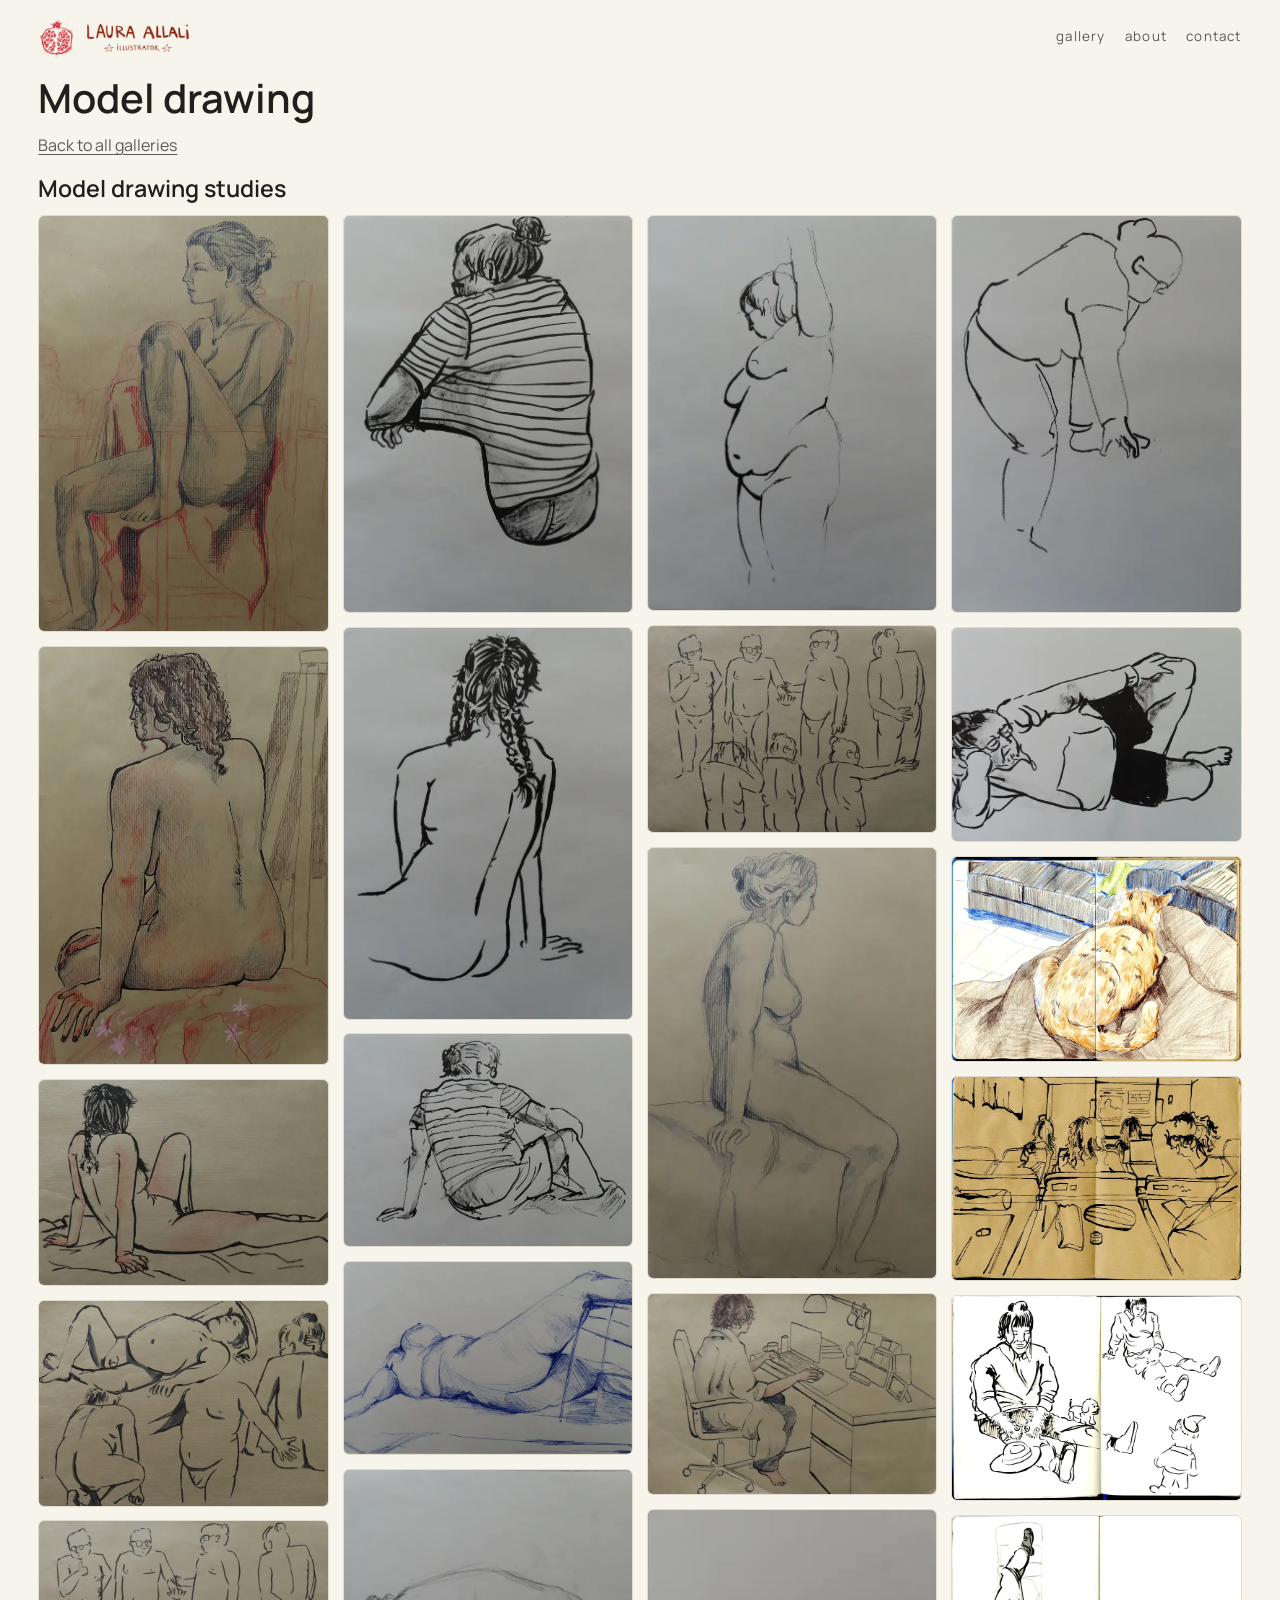
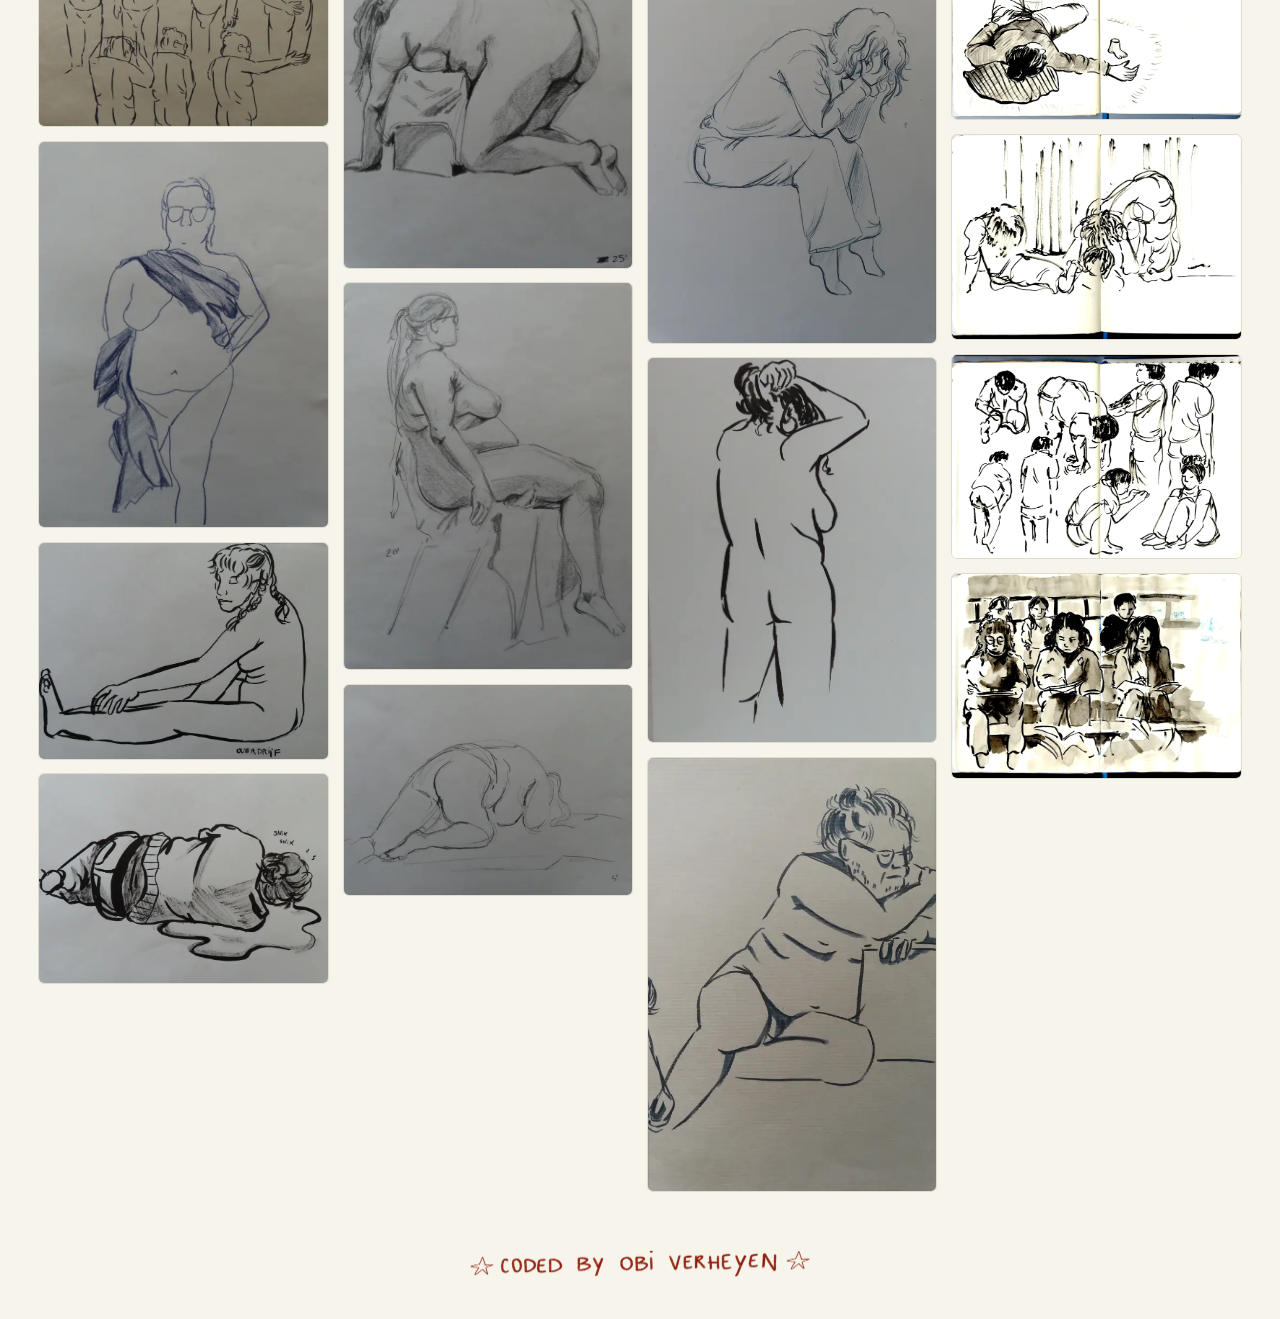
<file: gallery/Model-Drawing/index.html>
<!DOCTYPE html>
<html lang="en">
<head>
  <meta charset="UTF-8" />
  <meta name="viewport" content="width=device-width, initial-scale=1.0" />
  <title>Model drawing | Laura Allali</title>
  <meta name="description" content="Model drawing works by Laura Allali." />
  <link rel="icon" type="image/png" href="../../assets/ico.png" />
  <link rel="stylesheet" href="../../styles.css" />
  <link rel="stylesheet" href="../../vendor/baguettebox/baguetteBox.min.css" crossorigin="anonymous" referrerpolicy="no-referrer" />
</head>
<body>
  <div class="grain" aria-hidden="true"></div>

  <header class="site-header" aria-label="Primary navigation">
    <a class="logo" href="../../index.html" aria-label="Laura Allali home">
      <img class="logo-icon" src="../../assets/ico-transparent.png" alt="" aria-hidden="true" />
      <img class="logo-image" src="../../assets/logo.png" alt="Laura Allali illustrator logo" />
    </a>
    <nav>
      <a href="../../index.html#gallery">Gallery</a>
      <a href="../../about/index.html">About</a>
      <a href="../../contact/index.html">Contact</a>
    </nav>
  </header>

  <main>
    <section class="category-page" aria-label="Model drawing gallery images">
      <h1>Model drawing</h1>
      <a class="back-link" href="../../index.html#gallery">Back to all galleries</a>

      <section class="subcategory-block" aria-label="Model drawing artworks">
        <h2 class="subcategory-title">Model drawing studies</h2>
        <div class="category-grid">
          <figure class="tile"><img src="../../assets/img/Model drawing/IMG_0657.JPG.thumb.webp" data-full-src="../../assets/img/Model drawing/IMG_0657.JPG.webp" alt="Model drawing artwork 1" loading="lazy" decoding="async" /></figure>
          <figure class="tile"><img src="../../assets/img/Model drawing/IMG_0658.JPG.thumb.webp" data-full-src="../../assets/img/Model drawing/IMG_0658.JPG.webp" alt="Model drawing artwork 2" loading="lazy" decoding="async" /></figure>
          <figure class="tile"><img src="../../assets/img/Model drawing/IMG_0659.JPG.thumb.webp" data-full-src="../../assets/img/Model drawing/IMG_0659.JPG.webp" alt="Model drawing artwork 3" loading="lazy" decoding="async" /></figure>
          <figure class="tile"><img src="../../assets/img/Model drawing/IMG_0661.JPG.thumb.webp" data-full-src="../../assets/img/Model drawing/IMG_0661.JPG.webp" alt="Model drawing artwork 4" loading="lazy" decoding="async" /></figure>
          <figure class="tile"><img src="../../assets/img/Model drawing/IMG_0663.JPG.thumb.webp" data-full-src="../../assets/img/Model drawing/IMG_0663.JPG.webp" alt="Model drawing artwork 5" loading="lazy" decoding="async" /></figure>
          <figure class="tile"><img src="../../assets/img/Model drawing/IMG_0664.JPG.thumb.webp" data-full-src="../../assets/img/Model drawing/IMG_0664.JPG.webp" alt="Model drawing artwork 6" loading="lazy" decoding="async" /></figure>
          <figure class="tile"><img src="../../assets/img/Model drawing/IMG_0665.JPG.thumb.webp" data-full-src="../../assets/img/Model drawing/IMG_0665.JPG.webp" alt="Model drawing artwork 7" loading="lazy" decoding="async" /></figure>
          <figure class="tile"><img src="../../assets/img/Model drawing/IMG_0666.JPG.thumb.webp" data-full-src="../../assets/img/Model drawing/IMG_0666.JPG.webp" alt="Model drawing artwork 8" loading="lazy" decoding="async" /></figure>
          <figure class="tile"><img src="../../assets/img/Model drawing/IMG_0667.JPG.thumb.webp" data-full-src="../../assets/img/Model drawing/IMG_0667.JPG.webp" alt="Model drawing artwork 9" loading="lazy" decoding="async" /></figure>
          <figure class="tile"><img src="../../assets/img/Model drawing/IMG_0668.JPG.thumb.webp" data-full-src="../../assets/img/Model drawing/IMG_0668.JPG.webp" alt="Model drawing artwork 10" loading="lazy" decoding="async" /></figure>
          <figure class="tile"><img src="../../assets/img/Model drawing/IMG_0669.JPG.thumb.webp" data-full-src="../../assets/img/Model drawing/IMG_0669.JPG.webp" alt="Model drawing artwork 11" loading="lazy" decoding="async" /></figure>
          <figure class="tile"><img src="../../assets/img/Model drawing/IMG_0671.thumb.webp" data-full-src="../../assets/img/Model drawing/IMG_0671.webp" alt="Model drawing artwork 12" loading="lazy" decoding="async" /></figure>
          <figure class="tile"><img src="../../assets/img/Model drawing/IMG_0673.JPG.thumb.webp" data-full-src="../../assets/img/Model drawing/IMG_0673.JPG.webp" alt="Model drawing artwork 13" loading="lazy" decoding="async" /></figure>
          <figure class="tile"><img src="../../assets/img/Model drawing/IMG_0674.JPG.thumb.webp" data-full-src="../../assets/img/Model drawing/IMG_0674.JPG.webp" alt="Model drawing artwork 14" loading="lazy" decoding="async" /></figure>
          <figure class="tile"><img src="../../assets/img/Model drawing/IMG_0675.JPG.thumb.webp" data-full-src="../../assets/img/Model drawing/IMG_0675.JPG.webp" alt="Model drawing artwork 15" loading="lazy" decoding="async" /></figure>
          <figure class="tile"><img src="../../assets/img/Model drawing/IMG_0676.JPG.thumb.webp" data-full-src="../../assets/img/Model drawing/IMG_0676.JPG.webp" alt="Model drawing artwork 16" loading="lazy" decoding="async" /></figure>
          <figure class="tile"><img src="../../assets/img/Model drawing/IMG_0677.JPG.thumb.webp" data-full-src="../../assets/img/Model drawing/IMG_0677.JPG.webp" alt="Model drawing artwork 17" loading="lazy" decoding="async" /></figure>
          <figure class="tile"><img src="../../assets/img/Model drawing/IMG_0680.JPG.thumb.webp" data-full-src="../../assets/img/Model drawing/IMG_0680.JPG.webp" alt="Model drawing artwork 18" loading="lazy" decoding="async" /></figure>
          <figure class="tile"><img src="../../assets/img/Model drawing/IMG_0681.JPG.thumb.webp" data-full-src="../../assets/img/Model drawing/IMG_0681.JPG.webp" alt="Model drawing artwork 19" loading="lazy" decoding="async" /></figure>
          <figure class="tile"><img src="../../assets/img/Model drawing/IMG_0691.thumb.webp" data-full-src="../../assets/img/Model drawing/IMG_0691.webp" alt="Model drawing artwork 20" loading="lazy" decoding="async" /></figure>
          <figure class="tile"><img src="../../assets/img/Model drawing/IMG_0692.JPG.thumb.webp" data-full-src="../../assets/img/Model drawing/IMG_0692.JPG.webp" alt="Model drawing artwork 21" loading="lazy" decoding="async" /></figure>
          <figure class="tile"><img src="../../assets/img/Model drawing/IMG_0693.thumb.webp" data-full-src="../../assets/img/Model drawing/IMG_0693.webp" alt="Model drawing artwork 22" loading="lazy" decoding="async" /></figure>
          <figure class="tile"><img src="../../assets/img/Model drawing/IMG_0694.JPG.thumb.webp" data-full-src="../../assets/img/Model drawing/IMG_0694.JPG.webp" alt="Model drawing artwork 23" loading="lazy" decoding="async" /></figure>
          <figure class="tile"><img src="../../assets/img/Model drawing/IMG_0695.JPG.thumb.webp" data-full-src="../../assets/img/Model drawing/IMG_0695.JPG.webp" alt="Model drawing artwork 24" loading="lazy" decoding="async" /></figure>
          <figure class="tile"><img src="../../assets/img/Model drawing/img20260429_15332469.thumb.webp" data-full-src="../../assets/img/Model drawing/img20260429_15332469.webp" alt="Model drawing artwork 25" loading="lazy" decoding="async" /></figure>
          <figure class="tile"><img src="../../assets/img/Model drawing/img20260429_15345954.thumb.webp" data-full-src="../../assets/img/Model drawing/img20260429_15345954.webp" alt="Model drawing artwork 26" loading="lazy" decoding="async" /></figure>
          <figure class="tile"><img src="../../assets/img/Model drawing/img20260429_15361174.thumb.webp" data-full-src="../../assets/img/Model drawing/img20260429_15361174.webp" alt="Model drawing artwork 27" loading="lazy" decoding="async" /></figure>
          <figure class="tile"><img src="../../assets/img/Model drawing/img20260429_15370376.thumb.webp" data-full-src="../../assets/img/Model drawing/img20260429_15370376.webp" alt="Model drawing artwork 28" loading="lazy" decoding="async" /></figure>
          <figure class="tile"><img src="../../assets/img/Model drawing/img20260429_15380058.thumb.webp" data-full-src="../../assets/img/Model drawing/img20260429_15380058.webp" alt="Model drawing artwork 29" loading="lazy" decoding="async" /></figure>
          <figure class="tile"><img src="../../assets/img/Model drawing/img20260429_15390326.thumb.webp" data-full-src="../../assets/img/Model drawing/img20260429_15390326.webp" alt="Model drawing artwork 30" loading="lazy" decoding="async" /></figure>
          <figure class="tile"><img src="../../assets/img/Model drawing/img20260429_15400467.thumb.webp" data-full-src="../../assets/img/Model drawing/img20260429_15400467.webp" alt="Model drawing artwork 31" loading="lazy" decoding="async" /></figure>
        </div>
      </section>
    </section>
  </main>

  <footer class="site-footer" aria-label="Site footer">
    <img src="../../assets/footer.png" alt="Laura Allali footer logo" />
  </footer>

  <script src="../../vendor/baguettebox/baguetteBox.min.js" crossorigin="anonymous" referrerpolicy="no-referrer"></script>
  <script src="../../script.js"></script>
</body>
</html>
</file>
<file: styles.css>
@import url("https://fonts.googleapis.com/css2?family=Manrope:wght@400;500;700&display=swap");

:root {
  --ink: #201f1d;
  --muted: #5e5a52;
  --surface: #fff;
  --surface-soft: #fdfcf8;
  --body-bg: #f7f5eb;
  --border-soft: #dfdbcf;
  --border-input: #d8d4c8;
  --border-focus: #9b9588;
  --border-button: #b8b19e;
  --button-bg: #ebe4d2;
  --button-bg-hover: #e2d9c2;
  --label-ink: #6d695f;
  --caption-ink: #79746b;
  --footer-ink: #8a877f;
  --hero-glow-strong: rgba(255, 255, 255, 0.5);
  --hero-glow-soft: rgba(255, 255, 255, 0.16);
  --focus-ring: rgba(155, 149, 136, 0.16);
  --elevation-shadow: rgba(0, 0, 0, 0.08);
  --layout-max-width: 1300px;
  --layout-fluid-width: 94vw;
  --space-3xs: 0.2rem;
  --space-2xs: 0.28rem;
  --space-xs: 0.42rem;
  --space-sm: 0.5rem;
  --space-md: 0.62rem;
  --space-lg: 0.8rem;
  --space-xl: 1rem;
  --space-2xl: 1.2rem;
  --space-3xl: 1.6rem;
  --space-4xl: 2.6rem;
  --hero-marker-size: 64px;
  --hero-marker-offset: -1.3rem;
  --tile-rise: 8px;
  --tile-lift: -2px;
  --tile-shadow-y: 12px;
  --tile-shadow-blur: 22px;
  --dur-fast: 260ms;
  --dur-base: 420ms;
}

* {
  box-sizing: border-box;
}

html {
  scroll-behavior: smooth;
}

body {
  margin: 0;
  font-family: "Manrope", sans-serif;
  color: var(--ink);
  background: var(--body-bg);
  overflow-x: hidden;
}

body.reader-open {
  overflow: hidden;
}

html.has-custom-cursor,
html.has-custom-cursor body {
  cursor: none;
}

html.has-custom-cursor input,
html.has-custom-cursor textarea,
html.has-custom-cursor [contenteditable="true"] {
  cursor: text;
}

html.has-custom-cursor select,
html.has-custom-cursor option {
  cursor: default;
}

html.has-custom-cursor a[href],
html.has-custom-cursor button,
html.has-custom-cursor .tile,
html.has-custom-cursor .language-toggle,
html.has-custom-cursor .back-link {
  cursor: none;
}

.custom-cursor {
  position: fixed;
  top: 0;
  left: 0;
  width: 64px;
  height: auto;
  pointer-events: none;
  user-select: none;
  -webkit-user-drag: none;
  z-index: 2147483647;
  opacity: 0;
  transform: translate3d(-9999px, -9999px, 0);
  transition: opacity var(--dur-fast) ease;
  will-change: transform;
}

.custom-cursor.is-visible {
  opacity: 1;
}

@media (hover: none), (pointer: coarse) {
  html.has-custom-cursor,
  html.has-custom-cursor body {
    cursor: auto;
  }

  .custom-cursor {
    display: none;
  }
}

.grain {
  display: none;
}

.site-header {
  width: min(var(--layout-max-width), var(--layout-fluid-width));
  margin: 0 auto;
  padding: var(--space-2xl) 0 var(--space-lg);
  display: flex;
  justify-content: space-between;
  align-items: center;
  gap: var(--space-xl);
}

.logo {
  margin: 0;
  display: inline-flex;
  align-items: center;
  gap: var(--space-md);
  text-decoration: none;
  color: var(--ink);
}

.logo-icon {
  width: clamp(34px, 3vw, 46px);
  height: auto;
  display: block;
}

.logo-image {
  width: clamp(80px, 8vw, 170px);
  height: auto;
  display: block;
}

.site-header nav {
  display: flex;
  gap: var(--space-2xl);
  flex-wrap: wrap;
}

.site-header nav a {
  color: var(--muted);
  text-decoration: none;
  font-size: 0.84rem;
  letter-spacing: 0.09em;
  text-transform: lowercase;
  border-bottom: 1px solid transparent;
  padding-bottom: var(--space-3xs);
}

.site-header nav a:hover {
  color: var(--ink);
}

.language-toggle {
  background: none;
  border: 1px solid var(--border-soft);
  color: var(--muted);
  font-size: 0.75rem;
  letter-spacing: 0.09em;
  text-transform: uppercase;
  padding: var(--space-2xs) var(--space-md);
  border-radius: 4px;
  cursor: pointer;
  transition: all var(--dur-fast) ease;
  font-family: "Manrope", sans-serif;
  font-weight: 500;
}

.language-toggle:hover {
  color: var(--ink);
  border-color: var(--border-focus);
  background: var(--button-bg);
}

.language-toggle:focus {
  outline: none;
  outline: 2px solid var(--focus-ring);
  box-shadow: 0 0 0 2px var(--focus-ring);
}

main {
  width: min(var(--layout-max-width), var(--layout-fluid-width));
  margin: 0 auto;
}

.hero {
  position: relative;
  margin-top: var(--space-3xs);
}

.hero::before {
  content: "";
  position: absolute;
  left: var(--hero-marker-offset);
  top: var(--hero-marker-offset);
  width: var(--hero-marker-size);
  height: var(--hero-marker-size);
  border-radius: 50%;
  background: radial-gradient(circle, var(--hero-glow-strong) 22%, var(--hero-glow-soft) 70%, transparent 72%);
  z-index: 0;
}

.hero img {
  position: relative;
  z-index: 1;
  width: 100%;
  height: clamp(260px, 47vw, 580px);
  object-fit: cover;
  object-position: center 20%;
  border: none;
  filter: saturate(0.83) contrast(1.04);
}

.gallery {
  margin-bottom: var(--space-4xl);
}

.category-page {
  margin-bottom: var(--space-4xl);
}

.category-intro {
  max-width: 70ch;
  margin: 0.5rem 0 1.1rem;
  color: var(--muted);
  font-size: 0.94rem;
  line-height: 1.7;
}

.about-page {
  margin: var(--space-2xl) 0 2.8rem;
  max-width: 1000px;
}

.about-flex {
  display: flex;
  align-items: stretch;
  justify-content: space-between;
  gap: 5rem;
}

.about-texts {
  flex: 3 1 0%;
  min-width: 0;
}

.about-doodle-wrap {
  flex: 1.5 1 0%;
  min-width: 350px;
}

.about-doodle {
  width: 100%;
  height: 100%;;
  object-fit: cover;
  border-radius: 20px;
  display: block;
}

@media (max-width: 900px) {
  .about-flex {
    flex-direction: column;
    align-items: stretch;
  }

  .about-doodle {
    height: auto;
    width: 100%;
    flex: 0 0 auto;
  }
}

.contact-page {
  margin: var(--space-2xl) 0 2.8rem;
}

.contact-intro {
  max-width: 70ch;
  margin-bottom: 1.35rem;
}

.contact-intro h1 {
  margin: 0 0 0.85rem;
  font-size: clamp(1.7rem, 3.2vw, 2.5rem);
  font-weight: 600;
}

.contact-intro p {
  margin: 0;
  color: var(--muted);
  line-height: 1.75;
  font-size: 0.96rem;
}

.contact-layout {
  display: grid;
  grid-template-columns: 1fr 1.35fr;
  gap: var(--space-xl);
  align-items: start;
}

.contact-card,
.contact-form {
  background: var(--surface);
  border: 1px solid var(--border-soft);
  padding: var(--space-xl);
}

.contact-card h2 {
  margin: 0 0 0.7rem;
  font-size: 1.4rem;
  font-weight: 600;
}

.contact-card p {
  margin: 0 0 var(--space-md);
  color: var(--muted);
  font-size: 0.92rem;
  line-height: 1.65;
}

.contact-card a {
  color: var(--ink);
  text-decoration-thickness: 1px;
  text-underline-offset: 0.2em;
}

.contact-form {
  display: grid;
  gap: 0.58rem;
}

.contact-form label {
  font-size: 0.8rem;
  letter-spacing: 0.08em;
  text-transform: lowercase;
  color: var(--label-ink);
}

.contact-form input,
.contact-form textarea {
  width: 100%;
  border: 1px solid var(--border-input);
  background: var(--surface-soft);
  color: var(--ink);
  font: inherit;
  padding: 0.6rem var(--space-md);
}

.contact-form input:focus,
.contact-form textarea:focus {
  outline: none;
  border-color: var(--border-focus);
  box-shadow: 0 0 0 2px var(--focus-ring);
}

.contact-form button {
  margin-top: var(--space-2xs);
  justify-self: start;
  border: 1px solid var(--border-button);
  background: var(--button-bg);
  color: var(--ink);
  font: inherit;
  letter-spacing: 0.08em;
  text-transform: lowercase;
  padding: 0.56rem 0.84rem;
  cursor: pointer;
}

.contact-form button:hover {
  background: var(--button-bg-hover);
}

.about-page h1 {
  margin: 0 0 1rem;
  font-size: clamp(1.7rem, 3.2vw, 2.5rem);
  font-weight: 600;
}

.about-page p {
  margin: 0 0 1rem;
  color: var(--muted);
  line-height: 1.75;
  font-size: 0.96rem;
}

.category-page h1 {
  margin: 0;
  font-size: clamp(1.6rem, 3.4vw, 2.5rem);
  font-weight: 600;
}

.back-link {
  display: inline-block;
  margin: 0.6rem 0 1rem;
  color: var(--muted);
  text-decoration-thickness: 1px;
  text-underline-offset: 0.2em;
}

.subcategory-block {
  margin-bottom: 1.55rem;
}

.subcategory-block:last-child {
  margin-bottom: 0;
}

.subcategory-title {
  margin: 0 0 0.66rem;
  font-size: clamp(1.1rem, 2.2vw, 1.45rem);
  font-weight: 600;
  color: var(--ink);
}

.book-launch {
  display: flex;
  align-items: center;
  justify-content: space-between;
  gap: var(--space-lg);
  margin: 0 0 0.95rem;
  padding: 0.9rem 1rem;
  border: 1px solid var(--border-soft);
  background: linear-gradient(135deg, rgba(255, 255, 255, 0.96), rgba(247, 245, 235, 0.95));
}

.book-launch p {
  margin: 0;
  color: var(--muted);
  font-size: 0.9rem;
  line-height: 1.5;
}

.book-open-button,
.book-reader__nav,
.book-reader__close {
  border: 1px solid var(--border-button);
  background: var(--button-bg);
  color: var(--ink);
  font: inherit;
  letter-spacing: 0.08em;
  text-transform: lowercase;
  padding: 0.55rem 0.8rem;
  cursor: pointer;
  transition: background var(--dur-fast) ease, border-color var(--dur-fast) ease, transform var(--dur-fast) ease;
}

.book-open-button:hover,
.book-reader__nav:hover,
.book-reader__close:hover {
  background: var(--button-bg-hover);
  border-color: var(--border-focus);
}

.book-open-button:active,
.book-reader__nav:active,
.book-reader__close:active {
  transform: translateY(1px);
}

.book-reader {
  position: fixed;
  inset: 0;
  z-index: 2147483646;
  display: grid;
  place-items: center;
  padding: clamp(0.8rem, 2vw, 1.6rem);
}

.book-reader[hidden] {
  display: none;
}

.book-reader__backdrop {
  position: absolute;
  inset: 0;
  background: rgba(32, 31, 29, 0.72);
  backdrop-filter: blur(6px);
}

.book-reader__panel {
  position: relative;
  width: min(1600px, 96%);
  max-height: 100%;
  background: linear-gradient(180deg, #fcfbf6 0%, #f5efe0 100%);
  border: 1px solid rgba(32, 31, 29, 0.16);
  box-shadow: 0 22px 70px rgba(0, 0, 0, 0.24);
  display: grid;
  grid-template-rows: auto minmax(0, 1fr);
  overflow: hidden;
}

.book-reader__toolbar {
  display: flex;
  justify-content: space-between;
  align-items: flex-start;
  gap: var(--space-lg);
  padding: 1rem 1rem 0.85rem;
  border-bottom: 1px solid rgba(32, 31, 29, 0.1);
}

.book-reader__meta h2 {
  margin: 0.12rem 0 0.28rem;
  font-size: clamp(1.35rem, 2.4vw, 2rem);
  font-weight: 600;
}

.book-reader__eyebrow,
.book-reader__counter {
  margin: 0;
  color: var(--muted);
  font-size: 0.74rem;
  letter-spacing: 0.12em;
  text-transform: lowercase;
}

.book-reader__controls {
  display: flex;
  flex-wrap: wrap;
  justify-content: flex-end;
  gap: 0.5rem;
}

.book-reader__viewport {
  position: relative;
  min-height: min(90vh, 960px);
  padding: clamp(0.5rem, 1.2vw, 1rem);
}

.book-reader__stage {
  position: relative;
  height: 100%;
  min-height: min(88vh, 920px);
  display: grid;
  gap: 0;
  align-items: stretch;
  justify-items: center;
}

.book-reader__stage.is-spread {
  grid-template-columns: repeat(2, minmax(0, 1fr));
}

.book-reader__stage.is-single {
  grid-template-columns: minmax(0, 1fr);
}

.book-reader__page,
.book-reader__sheet {
  position: relative;
  overflow: hidden;
  background: #fffaf0;
  border: 1px solid rgba(32, 31, 29, 0.12);
  box-shadow: inset 0 0 0 1px rgba(255, 255, 255, 0.45);
}

.book-reader__page {
  width: 100%;
  height: 100%;
  display: grid;
  place-items: center;
}

.book-reader__page canvas {
  display: block;
  width: 100%;
  height: auto;
  max-width: 100%;
  max-height: 100%;
  object-fit: contain;
  background: #fff;
}

.book-reader__page.is-blank {
  background: linear-gradient(180deg, rgba(255, 255, 255, 0.58), rgba(252, 247, 235, 0.68));
}

.book-reader__sheet {
  position: absolute;
  top: 0;
  bottom: 0;
  width: 50%;
  transform-style: preserve-3d;
  pointer-events: none;
  will-change: transform;
}

.book-reader__sheet.is-next {
  right: 0;
  transform-origin: left center;
}

.book-reader__sheet.is-prev {
  left: 0;
  transform-origin: right center;
}

.book-reader__sheet.is-animating-next {
  animation: reader-page-next 420ms cubic-bezier(0.25, 0.1, 0.25, 1) forwards;
}

.book-reader__sheet.is-animating-prev {
  animation: reader-page-prev 420ms cubic-bezier(0.25, 0.1, 0.25, 1) forwards;
}

.book-reader__sheet-face {
  position: absolute;
  inset: 0;
  backface-visibility: hidden;
  display: grid;
  place-items: center;
  background: #fffaf0;
}

.book-reader__sheet-face--back {
  transform: rotateY(180deg);
}

.book-reader__sheet-face canvas {
  display: block;
  max-width: 100%;
  max-height: 100%;
}

.book-reader__loading {
  position: absolute;
  inset: auto 1rem 1rem auto;
  margin: 0;
  padding: 0.45rem 0.65rem;
  color: var(--caption-ink);
  background: rgba(255, 255, 255, 0.72);
  border: 1px solid rgba(32, 31, 29, 0.1);
  font-size: 0.72rem;
  letter-spacing: 0.08em;
  text-transform: lowercase;
}

@keyframes reader-page-next {
  0% {
    transform: rotateY(0deg);
  }

  100% {
    transform: rotateY(-180deg);
  }
}

@keyframes reader-page-prev {
  0% {
    transform: rotateY(0deg);
  }

  100% {
    transform: rotateY(180deg);
  }
}

.category-grid {
  column-count: 4;
  column-gap: 0.86rem;
}

.category-grid .tile {
  break-inside: avoid;
  margin: 0 0 0.86rem;
  overflow: hidden;
  border: 1px solid var(--border-soft);
  border-radius: 6px;
  background: var(--surface);
}

.category-grid .tile img {
  width: 100%;
  height: auto;
  aspect-ratio: auto;
  object-fit: contain;
  filter: saturate(0.96) contrast(1.02);
}

.category-grid figcaption {
  padding: 0.45rem 0.52rem 0.5rem;
  font-size: 0.68rem;
  letter-spacing: 0.05em;
  text-transform: lowercase;
  color: var(--caption-ink);
}

.gallery-heading {
  display: flex;
  justify-content: space-between;
  align-items: end;
  gap: var(--space-lg) var(--space-3xl);
  padding-top: 0.95rem;
  margin-bottom: var(--space-xl);
  flex-wrap: wrap;
}

.gallery-heading h2 {
  margin: 0;
  font-size: clamp(1.45rem, 3vw, 2.2rem);
  font-weight: 600;
}

.gallery-heading p {
  margin: 0;
  color: var(--muted);
  font-size: 0.88rem;
  letter-spacing: 0.02em;
}

.art-grid {
  display: grid;
  grid-template-columns: repeat(3, minmax(0, 1fr));
  gap: var(--space-xl);
}

.tile {
  margin: 0;
  background: var(--surface);
  border: none;
  transform: translateY(var(--tile-rise));
  opacity: 0;
  transition: opacity var(--dur-base) ease, transform var(--dur-base) ease, border-color var(--dur-fast) ease, box-shadow var(--dur-fast) ease;
}

.tile.revealed {
  transform: translateY(0);
  opacity: 1;
}

.tile img {
  width: 100%;
  display: block;
  aspect-ratio: 1 / 1;
  object-fit: cover;
  filter: grayscale(0.38) contrast(1.04) saturate(1);
}

.gallery-link {
  text-decoration: none;
  color: inherit;
  display: block;
}

.gallery-link span {
  display: block;
  padding: var(--space-xs) var(--space-sm) 0.52rem;
  font-size: 0.68rem;
  letter-spacing: 0.07em;
  text-transform: lowercase;
  color: var(--caption-ink);
}

.tile:hover {
  transform: translateY(var(--tile-lift));
  box-shadow: 0 var(--tile-shadow-y) var(--tile-shadow-blur) var(--elevation-shadow);
}

footer.site-footer {
  width: min(var(--layout-max-width), var(--layout-fluid-width));
  margin: 0 auto;
  padding: var(--space-xl) 0 var(--space-4xl);
  display: flex;
  justify-content: center;
  align-items: center;
}

footer.site-footer img {
  display: block;
  width: min(100%, 340px);
  height: auto;
}

@media (max-width: 1100px) {
  .art-grid {
    grid-template-columns: repeat(2, minmax(0, 1fr));
  }

  .category-grid {
    column-count: 3;
  }
}

@media (max-width: 850px) {
  .art-grid {
    grid-template-columns: repeat(3, minmax(0, 1fr));
  }
}

@media (max-width: 620px) {
  .site-header {
    align-items: flex-start;
    flex-direction: column;
    gap: var(--space-lg);
  }

  .logo-icon {
    width: 36px;
  }

  .logo-image {
    width: clamp(118px, 40vw, 180px);
  }

  .gallery-heading {
    align-items: flex-start;
  }

  .art-grid {
    grid-template-columns: repeat(2, minmax(0, 1fr));
    gap: 0.68rem;
  }

  .category-grid {
    column-count: 2;
    column-gap: 0.68rem;
  }

  .subcategory-block {
    margin-bottom: 1.2rem;
  }

  .hero img {
    height: clamp(210px, 46vw, 300px);
  }

  .contact-layout {
    grid-template-columns: 1fr;
  }

  .book-launch {
    align-items: flex-start;
    flex-direction: column;
  }

  .book-reader__toolbar {
    align-items: stretch;
    flex-direction: column;
  }

  .book-reader__controls {
    justify-content: flex-start;
  }

  .book-reader__viewport {
    min-height: 72vh;
  }

  .book-reader__stage {
    min-height: 68vh;
  }
}

/* Doodles: decorative images randomly placed around the page */
.site-doodle {
  position: absolute;
  pointer-events: none;
  z-index: 0;
  display: block;
  max-width: 28vw;
  min-width: 15vw;
  width: auto;
  height: auto;
  max-height: 40vh;
  border-radius: 6px;
  box-shadow: none;
  background: transparent;
  padding: 0;
  border: none;
  outline: none;
  border-radius: 0;
  transform-origin: center center;
  will-change: transform, left, top;
  opacity: 0.7;
}

@media (max-width: 980px) {
  .site-doodle {
    display: none;
  }
}

/* ensure primary content sits above doodles */
.site-header,
main,
footer.site-footer {
  position: relative;
  z-index: 1;
}

@media (max-width: 420px) {
  .art-grid {
    grid-template-columns: 1fr;
  }

  .category-grid {
    column-count: 1;
  }

  .book-reader {
    padding: 0.35rem;
  }

  .book-reader__panel {
    border-left: 0;
    border-right: 0;
  }
}
</file>
<file: vendor/baguettebox/baguetteBox.min.css>
/*!
 * baguetteBox.js
 * @author  feimosi
 * @version 1.11.1
 * @url https://github.com/feimosi/baguetteBox.js
 */#baguetteBox-overlay{display:none;opacity:0;position:fixed;overflow:hidden;top:0;left:0;width:100%;height:100%;z-index:1000000;background-color:#222;background-color:rgba(0,0,0,.8);-webkit-transition:opacity .5s ease;transition:opacity .5s ease}#baguetteBox-overlay.visible{opacity:1}#baguetteBox-overlay .full-image{display:inline-block;position:relative;width:100%;height:100%;text-align:center}#baguetteBox-overlay .full-image figure{display:inline;margin:0;height:100%}#baguetteBox-overlay .full-image img{display:inline-block;width:auto;height:auto;max-height:100%;max-width:100%;vertical-align:middle;-webkit-box-shadow:0 0 8px rgba(0,0,0,.6);-moz-box-shadow:0 0 8px rgba(0,0,0,.6);box-shadow:0 0 8px rgba(0,0,0,.6)}#baguetteBox-overlay .full-image figcaption{display:block;position:absolute;bottom:0;width:100%;text-align:center;line-height:1.8;white-space:normal;color:#ccc;background-color:#000;background-color:rgba(0,0,0,.6);font-family:sans-serif}#baguetteBox-overlay .full-image:before{content:"";display:inline-block;height:50%;width:1px;margin-right:-1px}#baguetteBox-slider{position:absolute;left:0;top:0;height:100%;width:100%;white-space:nowrap;-webkit-transition:left .4s ease,-webkit-transform .4s ease;transition:left .4s ease,-webkit-transform .4s ease;transition:left .4s ease,transform .4s ease;transition:left .4s ease,transform .4s ease,-webkit-transform .4s ease,-moz-transform .4s ease}#baguetteBox-slider.bounce-from-right{-webkit-animation:bounceFromRight .4s ease-out;animation:bounceFromRight .4s ease-out}#baguetteBox-slider.bounce-from-left{-webkit-animation:bounceFromLeft .4s ease-out;animation:bounceFromLeft .4s ease-out}@-webkit-keyframes bounceFromRight{0%,100%{margin-left:0}50%{margin-left:-30px}}@keyframes bounceFromRight{0%,100%{margin-left:0}50%{margin-left:-30px}}@-webkit-keyframes bounceFromLeft{0%,100%{margin-left:0}50%{margin-left:30px}}@keyframes bounceFromLeft{0%,100%{margin-left:0}50%{margin-left:30px}}.baguetteBox-button#next-button,.baguetteBox-button#previous-button{top:50%;top:calc(50% - 30px);width:44px;height:60px}.baguetteBox-button{position:absolute;cursor:pointer;outline:0;padding:0;margin:0;border:0;-moz-border-radius:15%;border-radius:15%;background-color:#323232;background-color:rgba(50,50,50,.5);color:#ddd;font:1.6em sans-serif;-webkit-transition:background-color .4s ease;transition:background-color .4s ease}.baguetteBox-button:focus,.baguetteBox-button:hover{background-color:rgba(50,50,50,.9)}.baguetteBox-button#next-button{right:2%}.baguetteBox-button#previous-button{left:2%}.baguetteBox-button#close-button{top:20px;right:2%;right:calc(2% + 6px);width:30px;height:30px}.baguetteBox-button svg{position:absolute;left:0;top:0}.baguetteBox-spinner{width:40px;height:40px;display:inline-block;position:absolute;top:50%;left:50%;margin-top:-20px;margin-left:-20px}.baguetteBox-double-bounce1,.baguetteBox-double-bounce2{width:100%;height:100%;-moz-border-radius:50%;border-radius:50%;background-color:#fff;opacity:.6;position:absolute;top:0;left:0;-webkit-animation:bounce 2s infinite ease-in-out;animation:bounce 2s infinite ease-in-out}.baguetteBox-double-bounce2{-webkit-animation-delay:-1s;animation-delay:-1s}@-webkit-keyframes bounce{0%,100%{-webkit-transform:scale(0);transform:scale(0)}50%{-webkit-transform:scale(1);transform:scale(1)}}@keyframes bounce{0%,100%{-webkit-transform:scale(0);-moz-transform:scale(0);transform:scale(0)}50%{-webkit-transform:scale(1);-moz-transform:scale(1);transform:scale(1)}}
</file>
